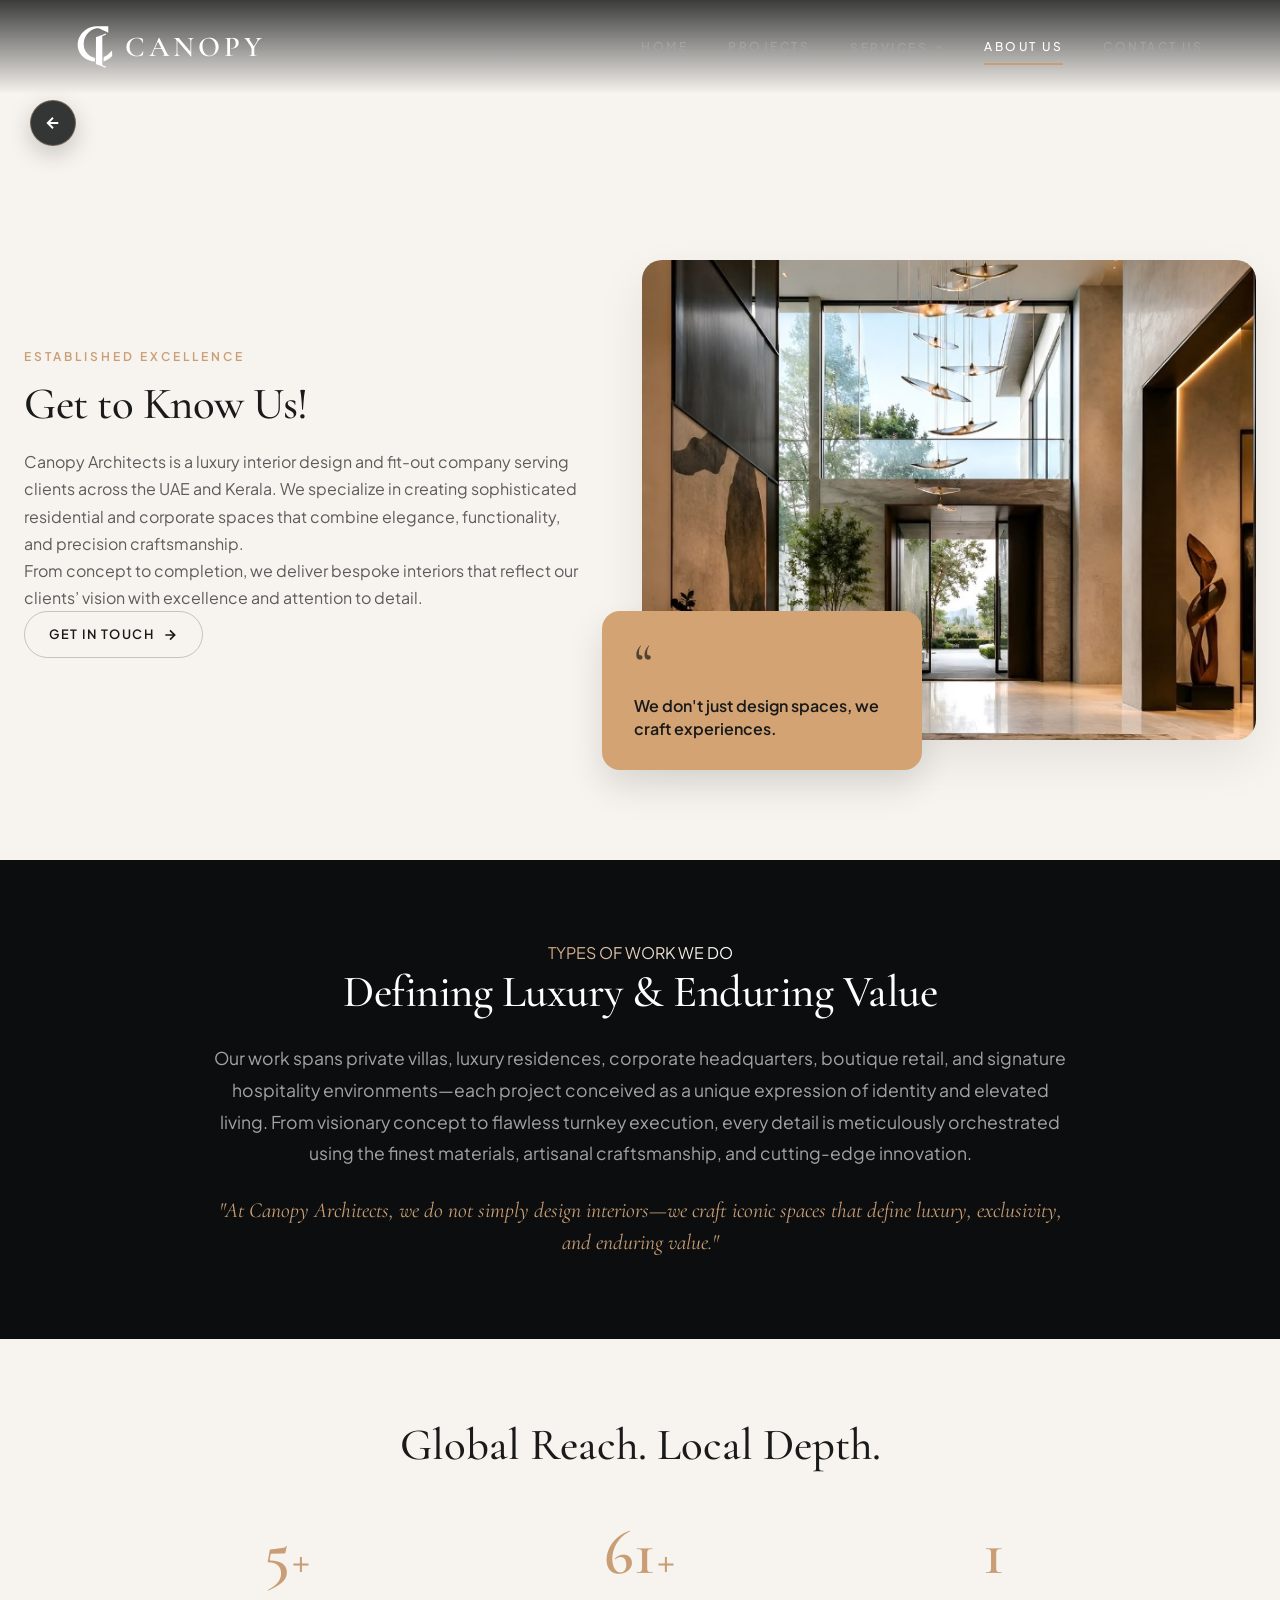
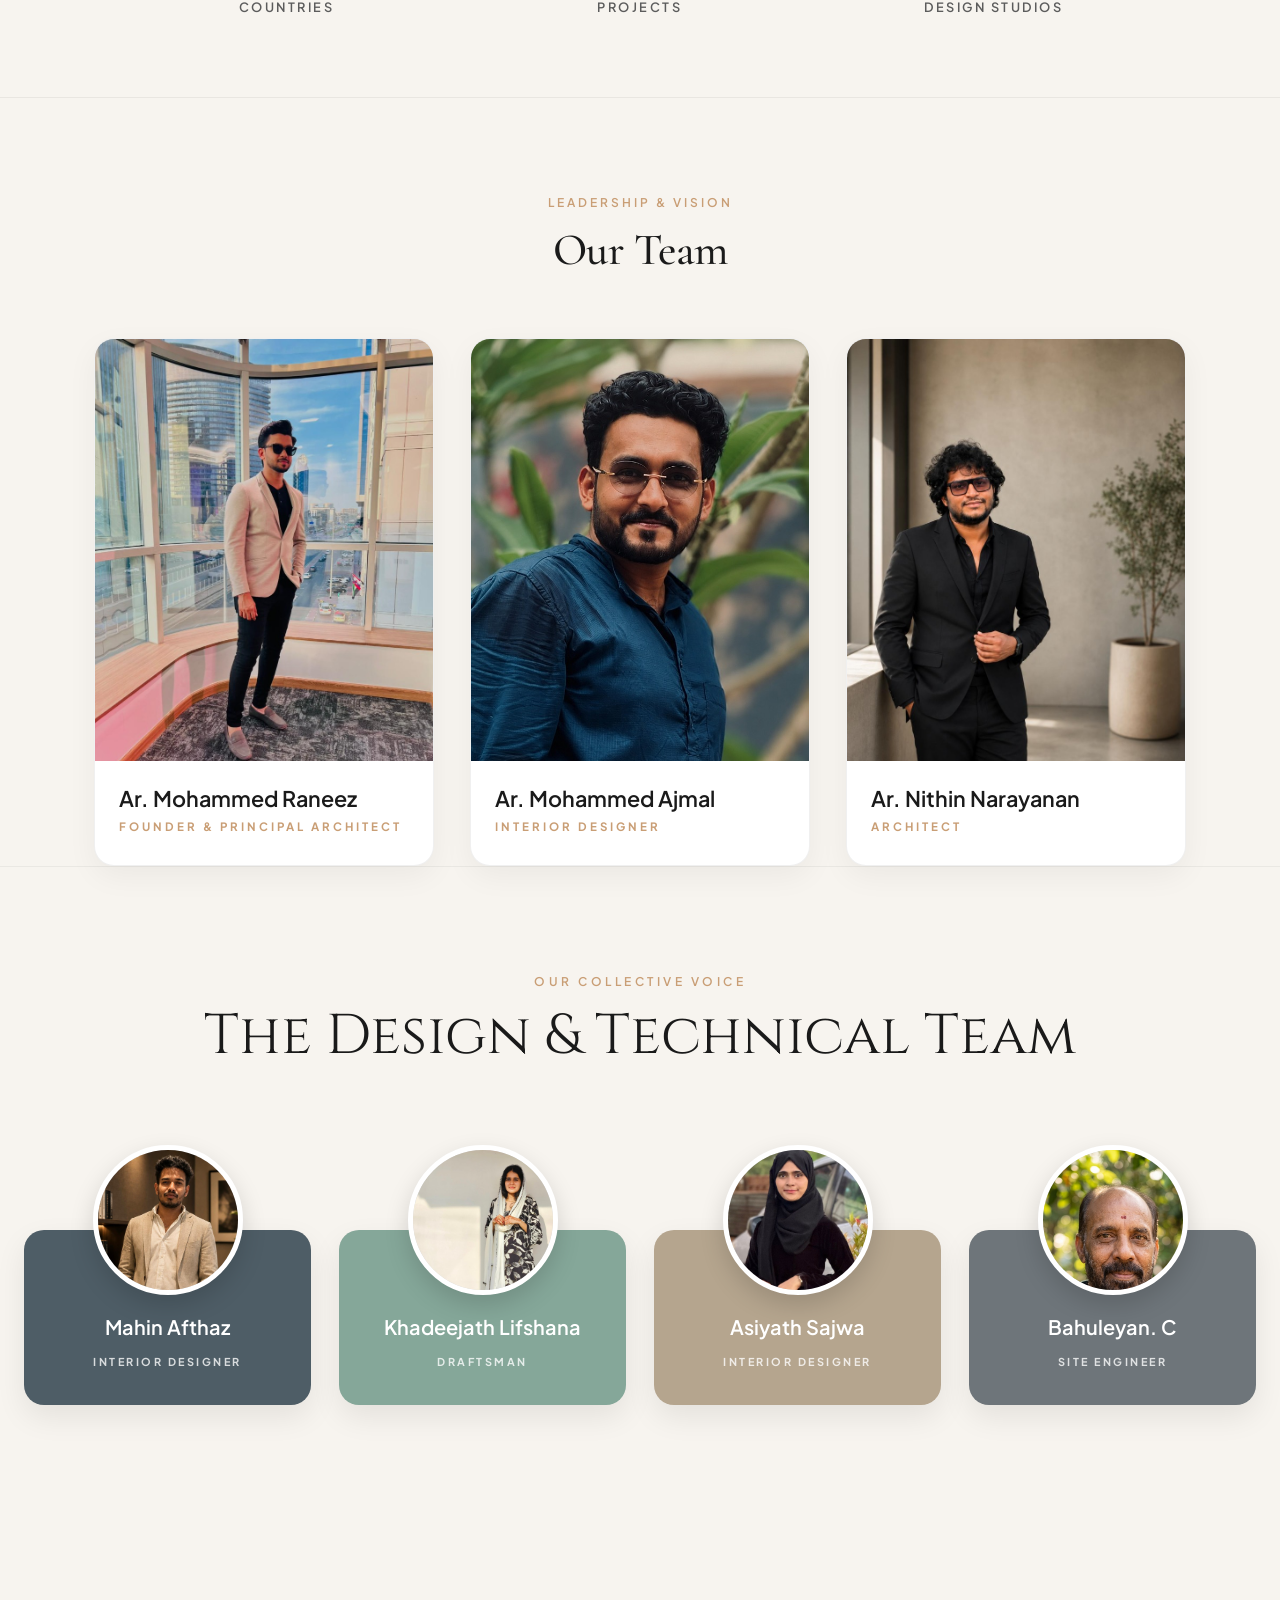
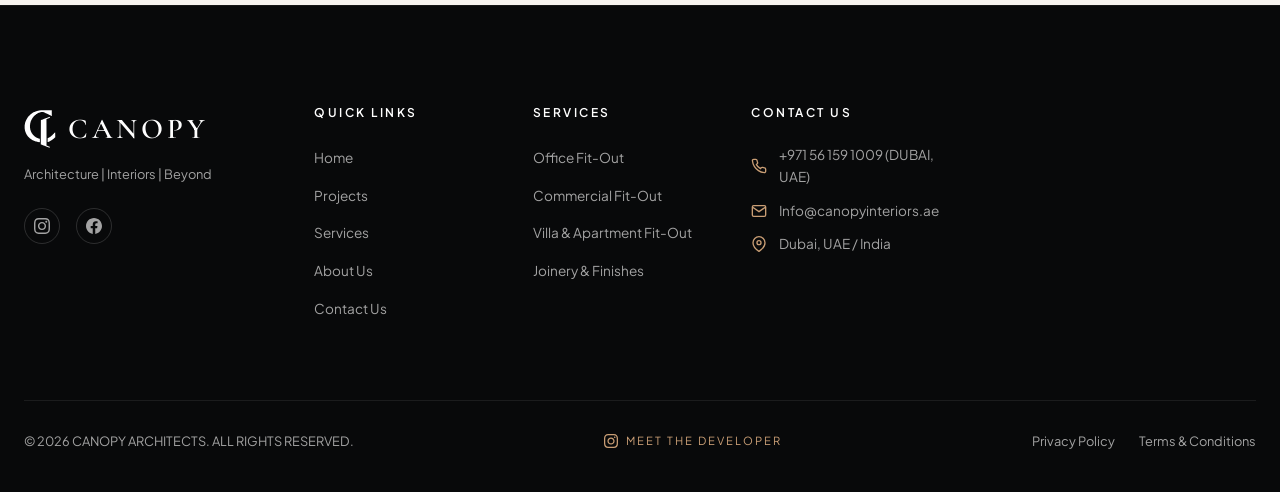
<file: about.html>
<!DOCTYPE html>
<html lang="en">
<head>
  <meta charset="UTF-8">
  <meta name="viewport" content="width=device-width, initial-scale=1.0">

  <!-- Primary SEO Meta Tags -->
  <title>About Canopy Interiors | Best Interior Design Company in Dubai & Kerala</title>
  <meta name="description" content="Learn about Canopy Interiors — a leading luxury interior design and fit-out studio based in Dubai, UAE and Kerala, India. Over 150 projects delivered across 12 countries with unmatched craftsmanship.">
  <meta name="keywords" content="best interior design company Dubai, luxury design studio UAE Kerala, top architecture firm Dubai, about Canopy Interiors, interior design team Dubai, fit-out company history UAE, premium interior designers Al Karama, bespoke design studio Dubai India, award-winning interiors UAE">
  <meta name="author" content="Canopy Interiors">
  <meta name="robots" content="index, follow, max-image-preview:large, max-snippet:-1, max-video-preview:-1">
  <meta name="google-site-verification" content="16DG1iK7sAU2YDJqStydUsuy95NNR73WATD-W6Xphis" />

  <!-- Geo-Targeting -->
  <meta name="geo.region" content="AE-DU">
  <meta name="geo.placename" content="Dubai, UAE">

  <!-- Canonical & Language -->
  <link rel="canonical" href="https://www.canopyinteriors.ae/about.html">
  <link rel="alternate" hreflang="en-ae" href="https://www.canopyinteriors.ae/about.html">
  <link rel="alternate" hreflang="x-default" href="https://www.canopyinteriors.ae/about.html">

  <!-- Open Graph / Facebook -->
  <meta property="og:type" content="website">
  <meta property="og:url" content="https://www.canopyinteriors.ae/about.html">
  <meta property="og:title" content="About Canopy Interiors | Best Interior Design Company in Dubai & Kerala">
  <meta property="og:description" content="Discover the story behind Canopy Interiors — 150+ luxury projects across 12 countries, specializing in bespoke villa and commercial interiors.">
  <meta property="og:image" content="https://www.canopyinteriors.ae/images/about.jpg">
  <meta property="og:locale" content="en_AE">
  <meta property="og:site_name" content="Canopy Interiors">

  <!-- Twitter Card -->
  <meta name="twitter:card" content="summary_large_image">
  <meta name="twitter:title" content="About Canopy Interiors | Top Interior Design Firm Dubai">
  <meta name="twitter:description" content="Leading luxury interior design studio in Dubai and Kerala. 150+ projects, 12 countries, unmatched craftsmanship.">
  <meta name="twitter:image" content="https://www.canopyinteriors.ae/images/about.jpg">

  <!-- Performance & Branding -->
  <meta name="theme-color" content="#1a1a1a">
  <link rel="dns-prefetch" href="//fonts.googleapis.com">
  <link rel="preconnect" href="https://fonts.googleapis.com" crossorigin>
  <link rel="preconnect" href="https://fonts.gstatic.com" crossorigin>

  <!-- Favicon -->
  <link rel="icon" type="image/svg+xml" href="images/favicon.svg">
  <link rel="alternate icon" type="image/png" href="images/favicon-32x32.png">
  <link rel="apple-touch-icon" href="images/apple-touch-icon.png">

  <!-- Stylesheet -->
  <link rel="stylesheet" href="style.css">

  <!-- JSON-LD Structured Data: AboutPage -->
  <script type="application/ld+json">
  {
    "@context": "https://schema.org",
    "@type": "AboutPage",
    "name": "About Canopy Interiors",
    "description": "Canopy Interiors is a luxury interior design and fit-out company serving clients across the UAE and Kerala, specializing in sophisticated residential and corporate spaces.",
    "url": "https://www.canopyinteriors.ae/about.html",
    "mainEntity": {
      "@type": "Organization",
      "name": "Canopy Interiors",
      "url": "https://www.canopyinteriors.ae",
      "foundingLocation": {
        "@type": "Place",
        "name": "Dubai, UAE"
      },
      "numberOfEmployees": {
        "@type": "QuantitativeValue",
        "minValue": 10,
        "maxValue": 50
      },
      "knowsAbout": [
        "Interior Design",
        "Villa Fit-Out",
        "Office Renovation",
        "Commercial Interiors",
        "Joinery",
        "Gypsum Ceilings",
        "Luxury Architecture"
      ]
    }
  }
  </script>

  <!-- JSON-LD: BreadcrumbList -->
  <script type="application/ld+json">
  {
    "@context": "https://schema.org",
    "@type": "BreadcrumbList",
    "itemListElement": [
      { "@type": "ListItem", "position": 1, "name": "Home", "item": "https://www.canopyinteriors.ae/" },
      { "@type": "ListItem", "position": 2, "name": "About Us", "item": "https://www.canopyinteriors.ae/about.html" }
    ]
  }
  </script>
</head>
<body>
  <!-- Scroll Progress Bar -->
  <div class="scroll-progress-bar" id="scrollProgress"></div>

  <!-- Header Navigation -->
  <header class="header scrolled" id="header">
    <div class="nav-container">
      <a href="index.html" class="logo">
        <img src="images/canopy_logo_mark.svg" alt="Canopy Logo" class="logo-icon">
        <span>CANOPY</span>
      </a>

      <nav class="desktop-nav">
        <a href="index.html">HOME</a>
        <a href="projects.html">PROJECTS</a>
        <div class="nav-dropdown-container">
          <button type="button" class="nav-dropdown-btn" id="servicesDropdownBtn" aria-expanded="false" aria-haspopup="true">
            <span>SERVICES</span>
            <svg class="dropdown-chevron" width="10" height="10" viewBox="0 0 24 24" fill="none" stroke="currentColor" stroke-width="2.5"><path d="M6 9l6 6 6-6"/></svg>
          </button>
          <div class="services-context-menu" id="servicesContextMenu" role="menu">
            <!-- Group 1: Commercial Fit-Out -->
            <div class="context-menu-group">
              <a href="services.html#office" class="context-menu-item" role="menuitem">
                <span class="item-icon">
                  <svg width="16" height="16" viewBox="0 0 24 24" fill="none" stroke="currentColor" stroke-width="2"><rect x="2" y="7" width="20" height="14" rx="2" ry="2"/><path d="M16 21V5a2 2 0 0 0-2-2h-4a2 2 0 0 0-2 2v16"/></svg>
                </span>
                <span class="item-text">Office Renovation & Fit-Out</span>
              </a>
              <a href="services.html#retail" class="context-menu-item" role="menuitem">
                <span class="item-icon">
                  <svg width="16" height="16" viewBox="0 0 24 24" fill="none" stroke="currentColor" stroke-width="2"><path d="M3 9l9-7 9 7v11a2 2 0 0 1-2 2H5a2 2 0 0 1-2-2z"/><polyline points="9 22 9 12 15 12 15 22"/></svg>
                </span>
                <span class="item-text">Shop / Salon / Café Fit-Out</span>
              </a>
            </div>

            <div class="context-menu-divider"></div>

            <!-- Group 2: Architectural & Finishes -->
            <div class="context-menu-group">
              <a href="services.html#gypsum" class="context-menu-item" role="menuitem">
                <span class="item-icon">
                  <svg width="16" height="16" viewBox="0 0 24 24" fill="none" stroke="currentColor" stroke-width="2"><rect x="3" y="3" width="18" height="18" rx="2"/><path d="M3 9h18M3 15h18M9 3v18M15 3v18"/></svg>
                </span>
                <span class="item-text">Gypsum Partitions & Ceilings</span>
              </a>
              <a href="services.html#joinery" class="context-menu-item" role="menuitem">
                <span class="item-icon">
                  <svg width="16" height="16" viewBox="0 0 24 24" fill="none" stroke="currentColor" stroke-width="2"><path d="M20 3H4a2 2 0 0 0-2 2v14a2 2 0 0 0 2 2h16a2 2 0 0 0 2-2V5a2 2 0 0 0-2-2z"/><line x1="12" y1="3" x2="12" y2="21"/><line x1="12" y1="12" x2="20" y2="12"/></svg>
                </span>
                <span class="item-text">Joinery, Wardrobes & Kitchens</span>
              </a>
              <a href="services.html#painting" class="context-menu-item" role="menuitem">
                <span class="item-icon">
                  <svg width="16" height="16" viewBox="0 0 24 24" fill="none" stroke="currentColor" stroke-width="2"><path d="M12 19l7-7 3 3-7 7-3-3z"/><path d="M18 13l-1.5-7.5L2 2l3.5 14.5L13 18l5-5z"/><circle cx="11" cy="11" r="2"/></svg>
                </span>
                <span class="item-text">Painting & Wall Finishes</span>
              </a>
              <a href="services.html#flooring" class="context-menu-item" role="menuitem">
                <span class="item-icon">
                  <svg width="16" height="16" viewBox="0 0 24 24" fill="none" stroke="currentColor" stroke-width="2"><rect x="3" y="3" width="18" height="18" rx="2"/><line x1="3" y1="12" x2="21" y2="12"/><line x1="12" y1="3" x2="12" y2="21"/></svg>
                </span>
                <span class="item-text">Flooring & Tiling</span>
              </a>
            </div>

            <div class="context-menu-divider"></div>

            <!-- Group 3: Residential Fit-Out -->
            <div class="context-menu-group">
              <a href="services.html#apartment" class="context-menu-item" role="menuitem">
                <span class="item-icon">
                  <svg width="16" height="16" viewBox="0 0 24 24" fill="none" stroke="currentColor" stroke-width="2"><rect x="4" y="2" width="16" height="20" rx="2"/><line x1="9" y1="6" x2="11" y2="6"/><line x1="13" y1="6" x2="15" y2="6"/></svg>
                </span>
                <span class="item-text">Apartment Renovation</span>
              </a>
              <a href="services.html#villa" class="context-menu-item" role="menuitem">
                <span class="item-icon">
                  <svg width="16" height="16" viewBox="0 0 24 24" fill="none" stroke="currentColor" stroke-width="2"><path d="M3 21h18M5 21V10l7-5 7 5v11M9 14h6v7H9z"/></svg>
                </span>
                <span class="item-text">Full Villa Fit-Out</span>
              </a>
            </div>

            <div class="context-menu-divider"></div>

            <!-- Action Link -->
            <div class="context-menu-group">
              <a href="services.html" class="context-menu-item item-action" role="menuitem">
                <span class="item-text">All Services Overview</span>
                <span class="item-arrow">
                  <svg width="12" height="12" viewBox="0 0 24 24" fill="none" stroke="currentColor" stroke-width="2.5"><path d="M9 18l6-6-6-6"/></svg>
                </span>
              </a>
            </div>
          </div>
        </div>
        <a href="about.html" class="active">ABOUT US</a>
        <a href="contact.html">CONTACT US</a>
      </nav>


      <div class="menu-toggle" id="menuToggle" aria-label="Open Navigation Menu">
        <span></span>
        <span></span>
        <span></span>
      </div>
    </div>
  </header>

  <!-- Mobile Overlay Menu -->
  <div class="mobile-menu-overlay" id="mobileMenu">
    <div class="mobile-menu-close" id="menuClose">&#x2715;</div>
    <ul class="mobile-nav-links">
      <li><a href="index.html">HOME</a></li>
      <li><a href="projects.html">PROJECTS</a></li>
      <li><a href="services.html">SERVICES</a></li>
      <li><a href="about.html" class="active">ABOUT US</a></li>
      <li><a href="contact.html">CONTACT US</a></li>
    </ul>

    <!-- Quick Contact Links inside Mobile Sidebar -->
    <div class="mobile-sidebar-contacts">
      <a href="https://wa.me/971561591009" target="_blank" class="sidebar-contact-btn sidebar-wa">
        <svg width="18" height="18" viewBox="0 0 24 24" fill="currentColor">
          <path d="M17.472 14.382c-.297-.149-1.758-.867-2.03-.967-.273-.099-.471-.148-.67.15-.197.297-.767.966-.94 1.164-.173.199-.347.223-.644.075-.297-.15-1.255-.463-2.39-1.475-.883-.788-1.48-1.761-1.653-2.059-.173-.297-.018-.458.13-.606.134-.133.298-.347.446-.52.149-.174.198-.298.298-.497.099-.198.05-.371-.025-.52-.075-.149-.669-1.612-.916-2.207-.242-.579-.487-.5-.669-.51-.173-.008-.371-.01-.57-.01-.198 0-.52.074-.792.372-.272.297-1.04 1.016-1.04 2.479 0 1.462 1.065 2.875 1.213 3.074.149.198 2.096 3.2 5.077 4.487.709.306 1.262.489 1.694.625.712.227 1.36.195 1.871.118.571-.085 1.758-.719 2.006-1.413.248-.694.248-1.289.173-1.413-.074-.124-.272-.198-.57-.347m-5.421 7.403h-.004a9.87 9.87 0 01-5.031-1.378l-.361-.214-3.741.982.998-3.648-.235-.374a9.86 9.86 0 01-1.51-5.26c.001-5.45 4.436-9.884 9.888-9.884 2.64 0 5.122 1.03 6.988 2.898a9.825 9.825 0 012.893 6.994c-.003 5.45-4.437 9.884-9.885 9.884m8.411-18.297A11.815 11.815 0 0012.05 0C5.495 0 .16 5.335.157 11.892c0 2.096.547 4.142 1.588 5.945L.057 24l6.305-1.654a11.882 11.882 0 005.683 1.448h.005c6.554 0 11.89-5.335 11.893-11.893a11.821 11.821 0 00-3.48-8.413Z"/>
        </svg>
        <span>WhatsApp</span>
      </a>
      <a href="tel:+971561591009" class="sidebar-contact-btn sidebar-phone">
        <svg width="18" height="18" viewBox="0 0 24 24" fill="none" stroke="currentColor" stroke-width="2">
          <path d="M22 16.92v3a2 2 0 0 1-2.18 2 19.79 19.79 0 0 1-8.63-3.07 19.5 19.5 0 0 1-6-6 19.79 19.79 0 0 1-3.07-8.67A2 2 0 0 1 4.11 2h3a2 2 0 0 1 2 1.72 12.84 12.84 0 0 0 .7 2.81 2 2 0 0 1-.45 2.11L8.09 9.91a16 16 0 0 0 6 6l1.27-1.27a2 2 0 0 1 2.11-.45 12.84 12.84 0 0 0 2.81.7A2 2 0 0 1 22 16.92z"/>
        </svg>
        <span>Call Us</span>
      </a>
      <a href="mailto:Info@canopyinteriors.ae" class="sidebar-contact-btn sidebar-email">
        <svg width="18" height="18" viewBox="0 0 24 24" fill="none" stroke="currentColor" stroke-width="2">
          <path d="M4 4h16c1.1 0 2 .9 2 2v12c0 1.1-.9 2-2 2H4c-1.1 0-2-.9-2-2V6c0-1.1.9-2 2-2z"/>
          <polyline points="22,6 12,13 2,6"/>
        </svg>
        <span>Email Us</span>
      </a>
    </div>
  </div>

  <main style="padding-top: 140px; background-color: var(--bg-light); color: var(--text-dark-primary); min-height: 80vh;">
    <!-- Floating Back Button (Arrow Only) -->
    <button class="page-back-btn" onclick="if(document.referrer && document.referrer.indexOf(window.location.host) !== -1){ history.back(); } else { window.location.href='index.html'; }" aria-label="Go Back">
      <svg width="18" height="18" viewBox="0 0 24 24" fill="none" stroke="currentColor" stroke-width="2.5">
        <path d="M19 12H5M12 19l-7-7 7-7" />
      </svg>
    </button>

    <!-- About Section -->
    <section class="about-canopy-section">
      <div class="container">
        <div class="about-canopy-grid">
          <div class="about-canopy-left">
            <span class="section-tag">ESTABLISHED EXCELLENCE</span>
            <h2 class="section-heading">Get to Know Us!</h2>
            <p class="section-desc">
              Canopy Architects is a luxury interior design and fit-out company serving clients across the UAE and Kerala. We specialize in creating sophisticated residential and corporate spaces that combine elegance, functionality, and precision craftsmanship.
            </p>
            <p class="section-desc">
              From concept to completion, we deliver bespoke interiors that reflect our clients’ vision with excellence and attention to detail.
            </p>
            <a href="contact.html" class="btn-outline-dark">
              <span>GET IN TOUCH</span>
              <svg width="16" height="16" viewBox="0 0 24 24" fill="none" stroke="currentColor" stroke-width="2.5"><path d="M5 12h14M12 5l7 7-7 7"/></svg>
            </a>
          </div>

          <div class="about-canopy-right">
            <div class="about-img-container">
              <img src="images/about.jpg" alt="Canopy Interior Design Studio">
              <div class="floating-quote-box">
                <div class="quote-icon">“</div>
                <p>We don't just design spaces, we craft experiences.</p>
              </div>
            </div>
          </div>
        </div>
      </div>
    </section>

    <!-- Types of Work We Do Section -->
    <section style="padding: 80px 0; background-color: var(--bg-dark); color: var(--text-light-primary);">
      <div class="container">
        <div style="max-width: 860px; margin: 0 auto; text-align: center;">
          <span class="section-tag-gold">TYPES OF WORK WE DO</span>
          <h2 class="section-heading" style="color: var(--text-light-primary); margin-bottom: 24px;">Defining Luxury & Enduring Value</h2>
          <p style="font-size: 1.1rem; line-height: 1.8; color: var(--text-light-secondary); margin-bottom: 24px;">
            Our work spans private villas, luxury residences, corporate headquarters, boutique retail, and signature hospitality environments—each project conceived as a unique expression of identity and elevated living. From visionary concept to flawless turnkey execution, every detail is meticulously orchestrated using the finest materials, artisanal craftsmanship, and cutting-edge innovation.
          </p>
          <p style="font-family: var(--font-serif); font-size: 1.35rem; color: var(--accent-gold); font-style: italic; line-height: 1.5;">
            "At Canopy Architects, we do not simply design interiors—we craft iconic spaces that define luxury, exclusivity, and enduring value."
          </p>
        </div>
      </div>
    </section>

    <!-- Global Stats Section -->
    <section class="stats-section">
      <div class="container">
        <h3 class="stats-title">Global Reach. Local Depth.</h3>
        <div class="stats-grid">
          <div class="stat-item">
            <p class="stat-num"><span class="stat-counter" data-target="12">0</span><span class="plus-fix">+</span></p>
            <p class="stat-label">Countries</p>
          </div>
          <div class="stat-item">
            <p class="stat-num"><span class="stat-counter" data-target="150">0</span><span class="plus-fix">+</span></p>
            <p class="stat-label">Projects</p>
          </div>
          <div class="stat-item">
            <p class="stat-num"><span class="stat-counter" data-target="2">0</span></p>
            <p class="stat-label">Design Studios</p>
          </div>
        </div>
      </div>
    </section>

    <!-- Our Team Section -->
    <section class="team-section" id="team">
      <div class="container">
        <div class="team-header">
          <span class="section-tag">LEADERSHIP & VISION</span>
          <h2 class="section-heading">Our Team</h2>
        </div>

        <div class="team-grid">
          <!-- Member 1: Ar. Mohammed Raneez -->
          <div class="team-card">
            <div class="team-img-wrapper">
              <img src="images/mohammed_raneez.jpg" alt="Ar. Mohammed Raneez - Founder & Principal Architect">
            </div>
            <div class="team-card-body">
              <h3 class="team-member-name">Ar. Mohammed Raneez</h3>
              <span class="team-member-role">FOUNDER & PRINCIPAL ARCHITECT</span>
            </div>
          </div>

          <!-- Member 2: Ar. Mohammed Ajmal -->
          <div class="team-card">
            <div class="team-img-wrapper">
              <img src="images/mohammed_ajmal.jpg" alt="Ar. Mohammed Ajmal - Interior Designer">
            </div>
            <div class="team-card-body">
              <h3 class="team-member-name">Ar. Mohammed Ajmal</h3>
              <span class="team-member-role">INTERIOR DESIGNER</span>
            </div>
          </div>

          <!-- Member 3: Ar. Nithin Narayanan -->
          <div class="team-card">
            <div class="team-img-wrapper">
              <img src="images/nithin_narayanan.jpg" alt="Ar. Nithin Narayanan - Architect">
            </div>
            <div class="team-card-body">
              <h3 class="team-member-name">Ar. Nithin Narayanan</h3>
              <span class="team-member-role">ARCHITECT</span>
            </div>
          </div>
        </div>
      </div>
    <!-- Design & Technical Team Section -->
    <section class="tech-team-section" id="technical-team">
      <div class="container">
        <div class="tech-team-header">
          <span class="section-tag">OUR COLLECTIVE VOICE</span>
          <h2>The Design & Technical Team</h2>
        </div>

        <div class="tech-team-grid">
          <!-- Member 1: Mahin Afthaz -->
          <div class="tech-team-card">
            <div class="tech-avatar-wrapper">
              <img src="images/mahin_afthaz.jpg" alt="Mahin Afthaz - Interior Designer">
            </div>
            <div class="tech-card-box card-blue">
              <h3 class="tech-member-name">Mahin Afthaz</h3>
              <span class="tech-member-role">INTERIOR DESIGNER</span>
            </div>
          </div>

          <!-- Member 2: Khadeejath Lifshana -->
          <div class="tech-team-card">
            <div class="tech-avatar-wrapper">
              <img src="images/khadeejath_lifshana.jpg" alt="Khadeejath Lifshana - Draftsman">
            </div>
            <div class="tech-card-box card-green">
              <h3 class="tech-member-name">Khadeejath Lifshana</h3>
              <span class="tech-member-role">DRAFTSMAN</span>
            </div>
          </div>

          <!-- Member 3: Asiyath Sajwa -->
          <div class="tech-team-card">
            <div class="tech-avatar-wrapper">
              <img src="images/asiyath_sajwa.jpg" alt="Asiyath Sajwa - Interior Designer">
            </div>
            <div class="tech-card-box card-beige">
              <h3 class="tech-member-name">Asiyath Sajwa</h3>
              <span class="tech-member-role">INTERIOR DESIGNER</span>
            </div>
          </div>

          <!-- Member 4: Bahuleyan. C -->
          <div class="tech-team-card">
            <div class="tech-avatar-wrapper">
              <img src="images/bahuleyan_c.jpg" alt="Bahuleyan. C - Site Engineer">
            </div>
            <div class="tech-card-box card-grey">
              <h3 class="tech-member-name">Bahuleyan. C</h3>
              <span class="tech-member-role">SITE ENGINEER</span>
            </div>
          </div>
        </div>
      </div>
    </section>
  </main>

  <!-- Footer -->
  <footer class="site-footer">
    <div class="container">
      <div class="footer-top-grid">
        <div class="footer-col footer-col-brand">
          <a href="index.html" class="footer-logo">
            <img src="images/canopy_logo_mark.svg" alt="Canopy Logo" class="footer-logo-icon">
            <span>CANOPY</span>
          </a>
          <p class="footer-tagline">Architecture | Interiors | Beyond</p>
          <div class="footer-socials">
            <a href="https://www.instagram.com/canopy_company?igsh=MW9weWg5a3Y2YWJnZA==" target="_blank" aria-label="Instagram"><svg width="16" height="16" viewBox="0 0 24 24" fill="currentColor"><path d="M12 2.163c3.204 0 3.584.012 4.85.07 3.252.148 4.771 1.691 4.919 4.919.058 1.265.069 1.645.069 4.849 0 3.205-.012 3.584-.069 4.849-.149 3.225-1.664 4.771-4.919 4.919-1.266.058-1.644.07-4.85.07-3.204 0-3.584-.012-4.849-.07-3.26-.149-4.771-1.699-4.919-4.92-.058-1.265-.07-1.644-.07-4.849 0-3.204.013-3.583.07-4.849.149-3.227 1.664-4.771 4.919-4.919 1.266-.057 1.645-.069 4.849-.069zm0-2.163c-3.259 0-3.667.014-4.947.072-4.358.2-6.78 2.618-6.98 6.98-.059 1.281-.073 1.689-.073 4.948 0 3.259.014 3.668.072 4.948.2 4.358 2.618 6.78 6.98 6.98 1.281.058 1.689.072 4.948.072 3.259 0 3.668-.014 4.948-.072 4.354-.2 6.782-2.618 6.979-6.98.059-1.28.073-1.689.073-4.948 0-3.259-.014-3.667-.072-4.947-.196-4.354-2.617-6.78-6.979-6.98-1.281-.059-1.69-.073-4.949-.073zm0 5.838c-3.403 0-6.162 2.759-6.162 6.162s2.759 6.163 6.162 6.163 6.162-2.759 6.162-6.163c0-3.403-2.759-6.162-6.162-6.162zm0 10.162c-2.209 0-4-1.79-4-4 0-2.209 1.791-4 4-4s4 1.791 4 4c0 2.21-1.791 4-4 4zm6.406-11.845c-.796 0-1.441.645-1.441 1.44s.645 1.44 1.441 1.44c.795 0 1.439-.645 1.439-1.44s-.644-1.44-1.439-1.44z"/></svg></a>
            <a href="#" aria-label="Facebook"><svg width="16" height="16" viewBox="0 0 24 24" fill="currentColor"><path d="M24 12.073c0-6.627-5.373-12-12-12s-12 5.373-12 12c0 5.99 4.388 10.954 10.125 11.854v-8.385H7.078v-3.47h3.047V9.43c0-3.007 1.792-4.669 4.533-4.669 1.312 0 2.686.235 2.686.235v2.953H15.83c-1.491 0-1.956.925-1.956 1.874v2.25h3.328l-.532 3.47h-2.796v8.385C19.612 23.027 24 18.062 24 12.073z"/></svg></a>
          </div>
        </div>

        <div class="footer-col">
          <h4>QUICK LINKS</h4>
          <ul>
            <li><a href="index.html">Home</a></li>
            <li><a href="index.html#projects">Projects</a></li>
            <li><a href="services.html">Services</a></li>
            <li><a href="about.html">About Us</a></li>
            <li><a href="contact.html">Contact Us</a></li>
          </ul>
        </div>

        <div class="footer-col">
          <h4>SERVICES</h4>
          <ul>
            <li><a href="services.html">Office Fit-Out</a></li>
            <li><a href="services.html">Commercial Fit-Out</a></li>
            <li><a href="services.html">Villa & Apartment Fit-Out</a></li>
            <li><a href="services.html">Joinery & Finishes</a></li>
          </ul>
        </div>

        <div class="footer-col">
          <h4>CONTACT US</h4>
          <ul class="footer-contact-list">
            <li>
              <svg width="16" height="16" viewBox="0 0 24 24" fill="none" stroke="currentColor" stroke-width="2"><path d="M22 16.92v3a2 2 0 0 1-2.18 2 19.79 19.79 0 0 1-8.63-3.07 19.5 19.5 0 0 1-6-6 19.79 19.79 0 0 1-3.07-8.67A2 2 0 0 1 4.11 2h3a2 2 0 0 1 2 1.72 12.84 12.84 0 0 0 .7 2.81 2 2 0 0 1-.45 2.11L8.09 9.91a16 16 0 0 0 6 6l1.27-1.27a2 2 0 0 1 2.11-.45 12.84 12.84 0 0 0 2.81.7A2 2 0 0 1 22 16.92z"/></svg>
              <div>
                <a href="tel:+971561591009">+971 56 159 1009 (DUBAI, UAE)</a>
              </div>
            </li>
            <li>
              <svg width="16" height="16" viewBox="0 0 24 24" fill="none" stroke="currentColor" stroke-width="2"><path d="M4 4h16c1.1 0 2 .9 2 2v12c0 1.1-.9 2-2 2H4c-1.1 0-2-.9-2-2V6c0-1.1.9-2 2-2z"/><polyline points="22,6 12,13 2,6"/></svg>
              <a href="mailto:Info@canopyinteriors.ae">Info@canopyinteriors.ae</a>
            </li>
            <li>
              <svg width="16" height="16" viewBox="0 0 24 24" fill="none" stroke="currentColor" stroke-width="2"><path d="M21 10c0 7-9 13-9 13s-9-6-9-13a9 9 0 0 1 18 0z"/><circle cx="12" cy="10" r="3"/></svg>
              <span>Dubai, UAE / India</span>
            </li>
          </ul>
        </div>
      </div>

      <div class="footer-bottom-bar">
        <p>&copy; 2026 CANOPY ARCHITECTS. ALL RIGHTS RESERVED.</p>
        <a href="https://www.instagram.com/intellex.web" target="_blank" class="developer-link">
          <svg viewBox="0 0 24 24" width="14" height="14" fill="currentColor"><path d="M12 2.163c3.204 0 3.584.012 4.85.07 3.252.148 4.771 1.691 4.919 4.919.058 1.265.069 1.645.069 4.849 0 3.205-.012 3.584-.069 4.849-.149 3.225-1.664 4.771-4.919 4.919-1.266.058-1.644.07-4.85.07-3.204 0-3.584-.012-4.849-.07-3.26-.149-4.771-1.699-4.919-4.92-.058-1.265-.07-1.644-.07-4.849 0-3.204.013-3.583.07-4.849.149-3.227 1.664-4.771 4.919-4.919 1.266-.057 1.645-.069 4.849-.069zm0-2.163c-3.259 0-3.667.014-4.947.072-4.358.2-6.78 2.618-6.98 6.98-.059 1.281-.073 1.689-.073 4.948 0 3.259.014 3.668.072 4.948.2 4.358 2.618 6.78 6.98 6.98 1.281.058 1.689.072 4.948.072 3.259 0 3.668-.014 4.948-.072 4.354-.2 6.782-2.618 6.979-6.98.059-1.28.073-1.689.073-4.948 0-3.259-.014-3.667-.072-4.947-.196-4.354-2.617-6.78-6.979-6.98-1.281-.059-1.69-.073-4.949-.073zm0 5.838c-3.403 0-6.162 2.759-6.162 6.162s2.759 6.163 6.162 6.163 6.162-2.759 6.162-6.163-2.759-6.162-6.162-6.162zm0 10.162c-2.209 0-4-1.79-4-4 0-2.209 1.791-4 4-4s4 1.791 4 4c0 2.21-1.791 4-4 4zm6.406-11.845c-.796 0-1.441.645-1.441 1.44s.645 1.44 1.441 1.44c.795 0 1.439-.645 1.439-1.44s-.644-1.44-1.439-1.44z"/></svg>
          MEET THE DEVELOPER
        </a>
        <div class="footer-legal">
          <a href="#">Privacy Policy</a>
          <a href="#">Terms & Conditions</a>
        </div>
      </div>
    </div>
  </footer>

  <script src="script.js" defer></script>
</body>
</html>
</file>
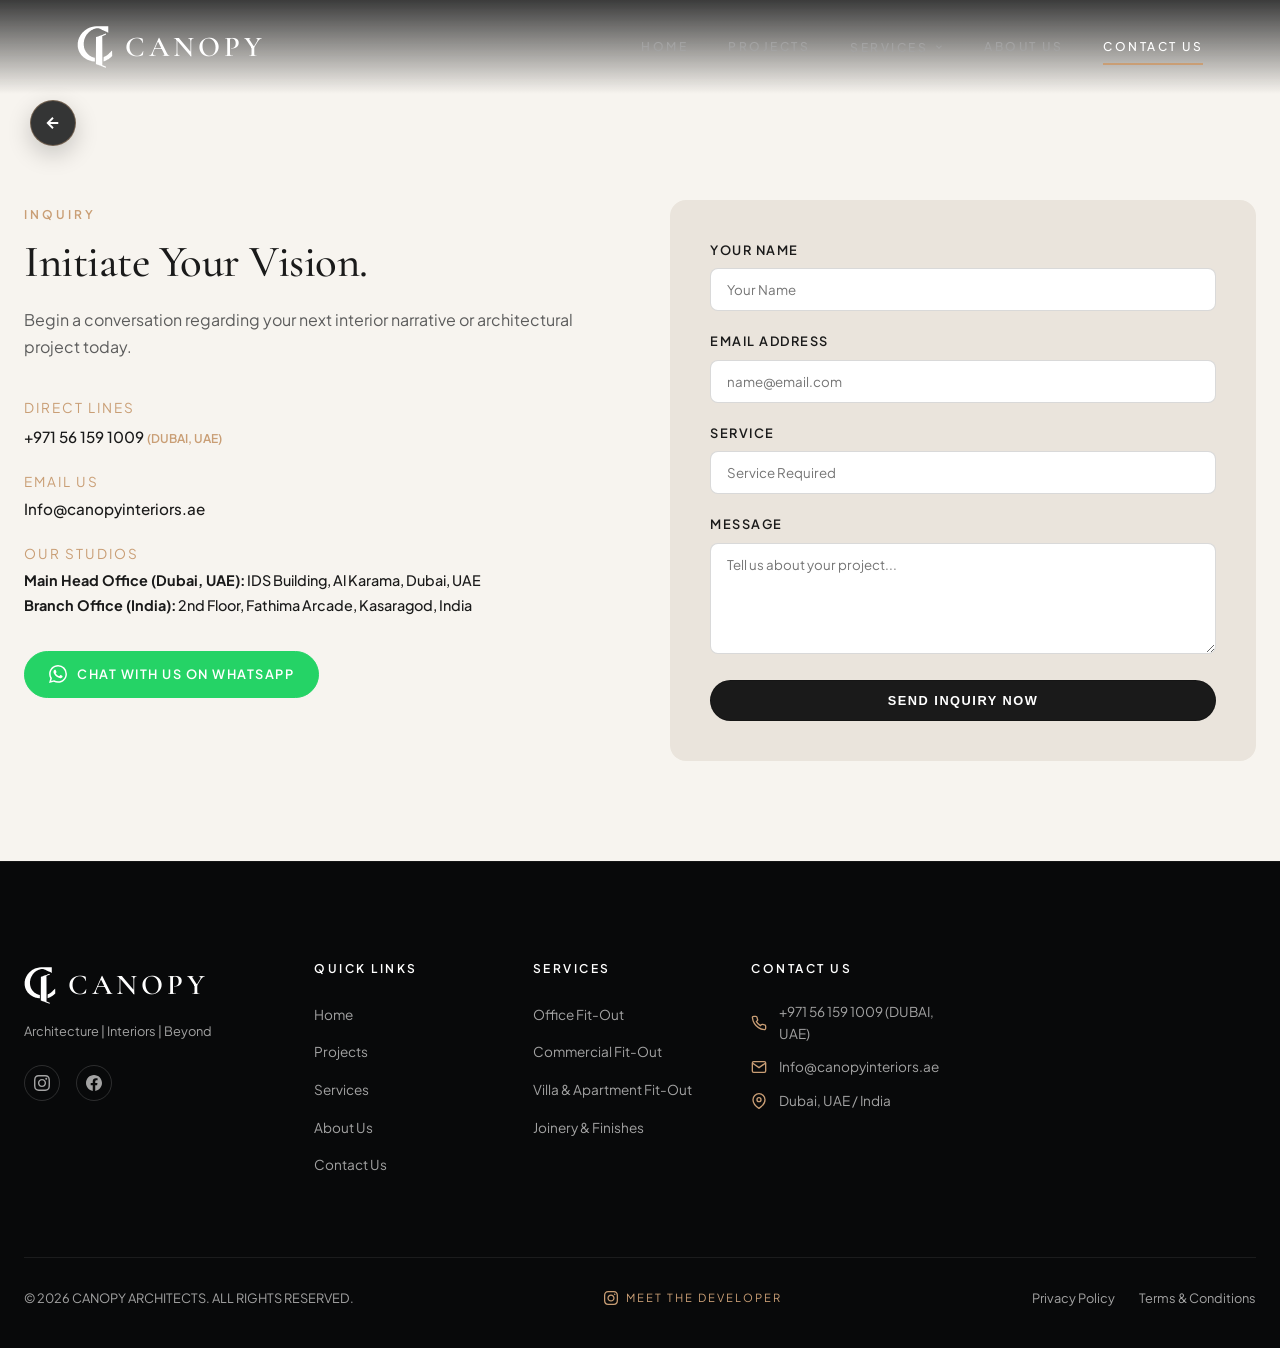
<file: contact.html>
<!DOCTYPE html>
<html lang="en">
<head>
  <meta charset="UTF-8">
  <meta name="viewport" content="width=device-width, initial-scale=1.0">

  <!-- Primary SEO Meta Tags -->
  <title>Contact Canopy Interiors | Get a Free Interior Design Quote in Dubai</title>
  <meta name="description" content="Contact Canopy Interiors for a free consultation and quote on luxury interior design and fit-out services in Dubai, UAE. Call +971 56 159 1009 or visit our Al Karama office.">
  <meta name="keywords" content="contact interior designer Dubai, free interior design quote UAE, interior design consultation Dubai, fit-out company phone number Dubai, Canopy Interiors contact, Al Karama interior designer, get quote villa fit-out Dubai, office fit-out inquiry UAE, WhatsApp interior designer Dubai">
  <meta name="author" content="Canopy Interiors">
  <meta name="robots" content="index, follow, max-image-preview:large, max-snippet:-1, max-video-preview:-1">
  <meta name="google-site-verification" content="16DG1iK7sAU2YDJqStydUsuy95NNR73WATD-W6Xphis" />

  <!-- Geo-Targeting -->
  <meta name="geo.region" content="AE-DU">
  <meta name="geo.placename" content="Dubai, UAE">

  <!-- Canonical & Language -->
  <link rel="canonical" href="https://www.canopyinteriors.ae/contact.html">
  <link rel="alternate" hreflang="en-ae" href="https://www.canopyinteriors.ae/contact.html">
  <link rel="alternate" hreflang="x-default" href="https://www.canopyinteriors.ae/contact.html">

  <!-- Open Graph / Facebook -->
  <meta property="og:type" content="website">
  <meta property="og:url" content="https://www.canopyinteriors.ae/contact.html">
  <meta property="og:title" content="Contact Canopy Interiors | Free Interior Design Quote Dubai">
  <meta property="og:description" content="Get in touch with Canopy Interiors for luxury villa, office, and commercial fit-out services in Dubai, UAE. Free consultation available.">
  <meta property="og:image" content="https://www.canopyinteriors.ae/images/hero.jpg">
  <meta property="og:locale" content="en_AE">
  <meta property="og:site_name" content="Canopy Interiors">

  <!-- Twitter Card -->
  <meta name="twitter:card" content="summary_large_image">
  <meta name="twitter:title" content="Contact Canopy Interiors | Dubai Interior Design">
  <meta name="twitter:description" content="Reach out for a free consultation on luxury interior design and fit-out in Dubai, UAE. Call, WhatsApp, or visit us.">
  <meta name="twitter:image" content="https://www.canopyinteriors.ae/images/hero.jpg">

  <!-- Performance & Branding -->
  <meta name="theme-color" content="#1a1a1a">
  <link rel="dns-prefetch" href="//fonts.googleapis.com">
  <link rel="preconnect" href="https://fonts.googleapis.com" crossorigin>
  <link rel="preconnect" href="https://fonts.gstatic.com" crossorigin>

  <!-- Favicon -->
  <link rel="icon" type="image/svg+xml" href="images/favicon.svg">
  <link rel="alternate icon" type="image/png" href="images/favicon-32x32.png">
  <link rel="apple-touch-icon" href="images/apple-touch-icon.png">

  <!-- Stylesheet -->
  <link rel="stylesheet" href="style.css">

  <!-- JSON-LD Structured Data: ContactPage -->
  <script type="application/ld+json">
  {
    "@context": "https://schema.org",
    "@type": "ContactPage",
    "name": "Contact Canopy Interiors",
    "description": "Get in touch with Canopy Interiors for luxury interior design and fit-out services in Dubai, UAE.",
    "url": "https://www.canopyinteriors.ae/contact.html",
    "mainEntity": {
      "@type": "InteriorDesigner",
      "name": "Canopy Interiors",
      "telephone": "+971561591009",
      "email": "Info@canopyinteriors.ae",
      "url": "https://www.canopyinteriors.ae",
      "address": [
        {
          "@type": "PostalAddress",
          "name": "Main Head Office (Dubai, UAE)",
          "streetAddress": "IDS Building, Al Karama",
          "addressLocality": "Dubai",
          "addressCountry": "AE"
        },
        {
          "@type": "PostalAddress",
          "name": "Branch Office (India)",
          "streetAddress": "2nd Floor, Fathima Arcade",
          "addressLocality": "Kasaragod",
          "addressCountry": "IN"
        }
      ]
    }
  }
  </script>

  <!-- JSON-LD: BreadcrumbList -->
  <script type="application/ld+json">
  {
    "@context": "https://schema.org",
    "@type": "BreadcrumbList",
    "itemListElement": [
      { "@type": "ListItem", "position": 1, "name": "Home", "item": "https://www.canopyinteriors.ae/" },
      { "@type": "ListItem", "position": 2, "name": "Contact Us", "item": "https://www.canopyinteriors.ae/contact.html" }
    ]
  }
  </script>
</head>
<body>
  <!-- Scroll Progress Bar -->
  <div class="scroll-progress-bar" id="scrollProgress"></div>

  <!-- Header Navigation -->
  <header class="header scrolled" id="header">
    <div class="nav-container">
      <a href="index.html" class="logo">
        <img src="images/canopy_logo_mark.svg" alt="Canopy Logo" class="logo-icon">
        <span>CANOPY</span>
      </a>

      <nav class="desktop-nav">
        <a href="index.html">HOME</a>
        <a href="projects.html">PROJECTS</a>
        <div class="nav-dropdown-container">
          <button type="button" class="nav-dropdown-btn" id="servicesDropdownBtn" aria-expanded="false" aria-haspopup="true">
            <span>SERVICES</span>
            <svg class="dropdown-chevron" width="10" height="10" viewBox="0 0 24 24" fill="none" stroke="currentColor" stroke-width="2.5"><path d="M6 9l6 6 6-6"/></svg>
          </button>
          <div class="services-context-menu" id="servicesContextMenu" role="menu">
            <!-- Group 1: Commercial Fit-Out -->
            <div class="context-menu-group">
              <a href="services.html#office" class="context-menu-item" role="menuitem">
                <span class="item-icon">
                  <svg width="16" height="16" viewBox="0 0 24 24" fill="none" stroke="currentColor" stroke-width="2"><rect x="2" y="7" width="20" height="14" rx="2" ry="2"/><path d="M16 21V5a2 2 0 0 0-2-2h-4a2 2 0 0 0-2 2v16"/></svg>
                </span>
                <span class="item-text">Office Renovation & Fit-Out</span>
              </a>
              <a href="services.html#retail" class="context-menu-item" role="menuitem">
                <span class="item-icon">
                  <svg width="16" height="16" viewBox="0 0 24 24" fill="none" stroke="currentColor" stroke-width="2"><path d="M3 9l9-7 9 7v11a2 2 0 0 1-2 2H5a2 2 0 0 1-2-2z"/><polyline points="9 22 9 12 15 12 15 22"/></svg>
                </span>
                <span class="item-text">Shop / Salon / Café Fit-Out</span>
              </a>
            </div>

            <div class="context-menu-divider"></div>

            <!-- Group 2: Architectural & Finishes -->
            <div class="context-menu-group">
              <a href="services.html#gypsum" class="context-menu-item" role="menuitem">
                <span class="item-icon">
                  <svg width="16" height="16" viewBox="0 0 24 24" fill="none" stroke="currentColor" stroke-width="2"><rect x="3" y="3" width="18" height="18" rx="2"/><path d="M3 9h18M3 15h18M9 3v18M15 3v18"/></svg>
                </span>
                <span class="item-text">Gypsum Partitions & Ceilings</span>
              </a>
              <a href="services.html#joinery" class="context-menu-item" role="menuitem">
                <span class="item-icon">
                  <svg width="16" height="16" viewBox="0 0 24 24" fill="none" stroke="currentColor" stroke-width="2"><path d="M20 3H4a2 2 0 0 0-2 2v14a2 2 0 0 0 2 2h16a2 2 0 0 0 2-2V5a2 2 0 0 0-2-2z"/><line x1="12" y1="3" x2="12" y2="21"/><line x1="12" y1="12" x2="20" y2="12"/></svg>
                </span>
                <span class="item-text">Joinery, Wardrobes & Kitchens</span>
              </a>
              <a href="services.html#painting" class="context-menu-item" role="menuitem">
                <span class="item-icon">
                  <svg width="16" height="16" viewBox="0 0 24 24" fill="none" stroke="currentColor" stroke-width="2"><path d="M12 19l7-7 3 3-7 7-3-3z"/><path d="M18 13l-1.5-7.5L2 2l3.5 14.5L13 18l5-5z"/><circle cx="11" cy="11" r="2"/></svg>
                </span>
                <span class="item-text">Painting & Wall Finishes</span>
              </a>
              <a href="services.html#flooring" class="context-menu-item" role="menuitem">
                <span class="item-icon">
                  <svg width="16" height="16" viewBox="0 0 24 24" fill="none" stroke="currentColor" stroke-width="2"><rect x="3" y="3" width="18" height="18" rx="2"/><line x1="3" y1="12" x2="21" y2="12"/><line x1="12" y1="3" x2="12" y2="21"/></svg>
                </span>
                <span class="item-text">Flooring & Tiling</span>
              </a>
            </div>

            <div class="context-menu-divider"></div>

            <!-- Group 3: Residential Fit-Out -->
            <div class="context-menu-group">
              <a href="services.html#apartment" class="context-menu-item" role="menuitem">
                <span class="item-icon">
                  <svg width="16" height="16" viewBox="0 0 24 24" fill="none" stroke="currentColor" stroke-width="2"><rect x="4" y="2" width="16" height="20" rx="2"/><line x1="9" y1="6" x2="11" y2="6"/><line x1="13" y1="6" x2="15" y2="6"/></svg>
                </span>
                <span class="item-text">Apartment Renovation</span>
              </a>
              <a href="services.html#villa" class="context-menu-item" role="menuitem">
                <span class="item-icon">
                  <svg width="16" height="16" viewBox="0 0 24 24" fill="none" stroke="currentColor" stroke-width="2"><path d="M3 21h18M5 21V10l7-5 7 5v11M9 14h6v7H9z"/></svg>
                </span>
                <span class="item-text">Full Villa Fit-Out</span>
              </a>
            </div>

            <div class="context-menu-divider"></div>

            <!-- Action Link -->
            <div class="context-menu-group">
              <a href="services.html" class="context-menu-item item-action" role="menuitem">
                <span class="item-text">All Services Overview</span>
                <span class="item-arrow">
                  <svg width="12" height="12" viewBox="0 0 24 24" fill="none" stroke="currentColor" stroke-width="2.5"><path d="M9 18l6-6-6-6"/></svg>
                </span>
              </a>
            </div>
          </div>
        </div>
        <a href="about.html">ABOUT US</a>
        <a href="contact.html" class="active">CONTACT US</a>
      </nav>


      <div class="menu-toggle" id="menuToggle" aria-label="Open Navigation Menu">
        <span></span>
        <span></span>
        <span></span>
      </div>
    </div>
  </header>

  <!-- Mobile Overlay Menu -->
  <div class="mobile-menu-overlay" id="mobileMenu">
    <div class="mobile-menu-close" id="menuClose">&#x2715;</div>
    <ul class="mobile-nav-links">
      <li><a href="index.html">HOME</a></li>
      <li><a href="projects.html">PROJECTS</a></li>
      <li><a href="services.html">SERVICES</a></li>
      <li><a href="about.html">ABOUT US</a></li>
      <li><a href="contact.html" class="active">CONTACT US</a></li>
    </ul>

    <!-- Quick Contact Links inside Mobile Sidebar -->
    <div class="mobile-sidebar-contacts">
      <a href="https://wa.me/971561591009" target="_blank" class="sidebar-contact-btn sidebar-wa">
        <svg width="18" height="18" viewBox="0 0 24 24" fill="currentColor">
          <path d="M17.472 14.382c-.297-.149-1.758-.867-2.03-.967-.273-.099-.471-.148-.67.15-.197.297-.767.966-.94 1.164-.173.199-.347.223-.644.075-.297-.15-1.255-.463-2.39-1.475-.883-.788-1.48-1.761-1.653-2.059-.173-.297-.018-.458.13-.606.134-.133.298-.347.446-.52.149-.174.198-.298.298-.497.099-.198.05-.371-.025-.52-.075-.149-.669-1.612-.916-2.207-.242-.579-.487-.5-.669-.51-.173-.008-.371-.01-.57-.01-.198 0-.52.074-.792.372-.272.297-1.04 1.016-1.04 2.479 0 1.462 1.065 2.875 1.213 3.074.149.198 2.096 3.2 5.077 4.487.709.306 1.262.489 1.694.625.712.227 1.36.195 1.871.118.571-.085 1.758-.719 2.006-1.413.248-.694.248-1.289.173-1.413-.074-.124-.272-.198-.57-.347m-5.421 7.403h-.004a9.87 9.87 0 01-5.031-1.378l-.361-.214-3.741.982.998-3.648-.235-.374a9.86 9.86 0 01-1.51-5.26c.001-5.45 4.436-9.884 9.888-9.884 2.64 0 5.122 1.03 6.988 2.898a9.825 9.825 0 012.893 6.994c-.003 5.45-4.437 9.884-9.885 9.884m8.411-18.297A11.815 11.815 0 0012.05 0C5.495 0 .16 5.335.157 11.892c0 2.096.547 4.142 1.588 5.945L.057 24l6.305-1.654a11.882 11.882 0 005.683 1.448h.005c6.554 0 11.89-5.335 11.893-11.893a11.821 11.821 0 00-3.48-8.413Z"/>
        </svg>
        <span>WhatsApp</span>
      </a>
      <a href="tel:+971561591009" class="sidebar-contact-btn sidebar-phone">
        <svg width="18" height="18" viewBox="0 0 24 24" fill="none" stroke="currentColor" stroke-width="2">
          <path d="M22 16.92v3a2 2 0 0 1-2.18 2 19.79 19.79 0 0 1-8.63-3.07 19.5 19.5 0 0 1-6-6 19.79 19.79 0 0 1-3.07-8.67A2 2 0 0 1 4.11 2h3a2 2 0 0 1 2 1.72 12.84 12.84 0 0 0 .7 2.81 2 2 0 0 1-.45 2.11L8.09 9.91a16 16 0 0 0 6 6l1.27-1.27a2 2 0 0 1 2.11-.45 12.84 12.84 0 0 0 2.81.7A2 2 0 0 1 22 16.92z"/>
        </svg>
        <span>Call Us</span>
      </a>
      <a href="mailto:Info@canopyinteriors.ae" class="sidebar-contact-btn sidebar-email">
        <svg width="18" height="18" viewBox="0 0 24 24" fill="none" stroke="currentColor" stroke-width="2">
          <path d="M4 4h16c1.1 0 2 .9 2 2v12c0 1.1-.9 2-2 2H4c-1.1 0-2-.9-2-2V6c0-1.1.9-2 2-2z"/>
          <polyline points="22,6 12,13 2,6"/>
        </svg>
        <span>Email Us</span>
      </a>
    </div>
  </div>

  <main style="padding-top: 140px; background-color: var(--bg-light); color: var(--text-dark-primary); min-height: 80vh;">
    <!-- Floating Back Button (Arrow Only) -->
    <button class="page-back-btn" onclick="if(document.referrer && document.referrer.indexOf(window.location.host) !== -1){ history.back(); } else { window.location.href='index.html'; }" aria-label="Go Back">
      <svg width="18" height="18" viewBox="0 0 24 24" fill="none" stroke="currentColor" stroke-width="2.5">
        <path d="M19 12H5M12 19l-7-7 7-7" />
      </svg>
    </button>

    <section style="padding: 60px 0 100px 0;">
      <div class="container">
        <div style="display: grid; grid-template-columns: repeat(auto-fit, minmax(320px, 1fr)); gap: 60px; align-items: start;">
          <div>
            <span class="section-tag">INQUIRY</span>
            <h1 class="section-heading">Initiate Your Vision.</h1>
            <p class="section-desc">
              Begin a conversation regarding your next interior narrative or architectural project today.
            </p>
            
            <div style="display: flex; flex-direction: column; gap: 24px; margin-top: 40px;">
              <div>
                <h4 style="font-size: 0.85rem; letter-spacing: 2px; text-transform: uppercase; color: var(--accent-gold); margin-bottom: 6px;">Direct Lines</h4>
                <p style="font-weight: 500; font-size: 0.95rem; line-height: 1.8;">
                  <a href="tel:+971561591009">+971 56 159 1009</a> <span style="font-size:0.75rem; color:var(--accent-gold); font-weight:600;">(DUBAI, UAE)</span>
                </p>
              </div>

              <div>
                <h4 style="font-size: 0.85rem; letter-spacing: 2px; text-transform: uppercase; color: var(--accent-gold); margin-bottom: 6px;">Email Us</h4>
                <p><a href="mailto:Info@canopyinteriors.ae" style="font-weight: 500; font-size: 0.95rem;">Info@canopyinteriors.ae</a></p>
              </div>

              <div>
                <h4 style="font-size: 0.85rem; letter-spacing: 2px; text-transform: uppercase; color: var(--accent-gold); margin-bottom: 6px;">Our Studios</h4>
                <p style="font-weight: 500; font-size: 0.9rem; line-height: 1.7;">
                  <strong>Main Head Office (Dubai, UAE):</strong> IDS Building, Al Karama, Dubai, UAE<br>
                  <strong>Branch Office (India):</strong> 2nd Floor, Fathima Arcade, Kasaragod, India
                </p>
              </div>

              <div style="margin-top: 10px;">
                <a href="https://wa.me/971561591009" target="_blank" class="btn-outline-dark" style="display: inline-flex; align-items: center; gap: 10px; background: #25D366; color: #fff; border-color: #25D366;">
                  <svg viewBox="0 0 24 24" width="18" height="18" fill="currentColor"><path d="M17.472 14.382c-.297-.149-1.758-.867-2.03-.967-.273-.099-.471-.148-.67.15-.197.297-.767.966-.94 1.164-.173.199-.347.223-.644.075-.297-.15-1.255-.463-2.39-1.475-.883-.788-1.48-1.761-1.653-2.059-.173-.297-.018-.458.13-.606.134-.133.298-.347.446-.52.149-.174.198-.298.298-.497.099-.198.05-.371-.025-.52-.075-.149-.669-1.612-.916-2.207-.242-.579-.487-.5-.669-.51-.173-.008-.371-.01-.57-.01-.198 0-.52.074-.792.372-.272.297-1.04 1.016-1.04 2.479 0 1.462 1.065 2.875 1.213 3.074.149.198 2.096 3.2 5.077 4.487.709.306 1.262.489 1.694.625.712.227 1.36.195 1.871.118.571-.085 1.758-.719 2.006-1.413.248-.694.248-1.289.173-1.413-.074-.124-.272-.198-.57-.347m-5.421 7.403h-.004a9.87 9.87 0 01-5.031-1.378l-.361-.214-3.741.982.998-3.648-.235-.374a9.86 9.86 0 01-1.51-5.26c.001-5.45 4.436-9.884 9.888-9.884 2.64 0 5.122 1.03 6.988 2.898a9.825 9.825 0 012.893 6.994c-.003 5.45-4.437 9.884-9.885 9.884m8.411-18.297A11.815 11.815 0 0012.05 0C5.495 0 .16 5.335.157 11.892c0 2.096.547 4.142 1.588 5.945L.057 24l6.305-1.654a11.882 11.882 0 005.683 1.448h.005c6.554 0 11.89-5.335 11.893-11.893a11.821 11.821 0 00-3.48-8.413Z"/></svg>
                  <span>Chat with us on WhatsApp</span>
                </a>
              </div>
            </div>
          </div>

          <div style="background-color: var(--bg-light-card); padding: 40px; border-radius: var(--radius-card);">
            <form onsubmit="event.preventDefault(); alert('Thank you! Your inquiry has been sent.');">
              <div style="margin-bottom: 20px;">
                <label style="display: block; font-size: 0.8rem; font-weight: 600; text-transform: uppercase; letter-spacing: 1.5px; margin-bottom: 8px;">Your Name</label>
                <input type="text" placeholder="Your Name" required style="width: 100%; padding: 12px 16px; border-radius: 8px; border: 1px solid rgba(0,0,0,0.15); font-family: inherit;">
              </div>

              <div style="margin-bottom: 20px;">
                <label style="display: block; font-size: 0.8rem; font-weight: 600; text-transform: uppercase; letter-spacing: 1.5px; margin-bottom: 8px;">Email Address</label>
                <input type="email" placeholder="name@email.com" required style="width: 100%; padding: 12px 16px; border-radius: 8px; border: 1px solid rgba(0,0,0,0.15); font-family: inherit;">
              </div>

              <div style="margin-bottom: 20px;">
                <label style="display: block; font-size: 0.8rem; font-weight: 600; text-transform: uppercase; letter-spacing: 1.5px; margin-bottom: 8px;">Service</label>
                <input type="text" placeholder="Service Required" style="width: 100%; padding: 12px 16px; border-radius: 8px; border: 1px solid rgba(0,0,0,0.15); font-family: inherit;">
              </div>

              <div style="margin-bottom: 20px;">
                <label style="display: block; font-size: 0.8rem; font-weight: 600; text-transform: uppercase; letter-spacing: 1.5px; margin-bottom: 8px;">Message</label>
                <textarea rows="5" placeholder="Tell us about your project..." required style="width: 100%; padding: 12px 16px; border-radius: 8px; border: 1px solid rgba(0,0,0,0.15); font-family: inherit; resize: vertical;"></textarea>
              </div>

              <button type="submit" class="btn-outline-dark" style="width: 100%; justify-content: center; background: var(--text-dark-primary); color: #fff;">Send Inquiry Now</button>
            </form>
          </div>
        </div>
      </div>
    </section>
  </main>

  <!-- Footer -->
  <footer class="site-footer">
    <div class="container">
      <div class="footer-top-grid">
        <div class="footer-col footer-col-brand">
          <a href="index.html" class="footer-logo">
            <img src="images/canopy_logo_mark.svg" alt="Canopy Logo" class="footer-logo-icon">
            <span>CANOPY</span>
          </a>
          <p class="footer-tagline">Architecture | Interiors | Beyond</p>
          <div class="footer-socials">
            <a href="https://www.instagram.com/canopy_company?igsh=MW9weWg5a3Y2YWJnZA==" target="_blank" aria-label="Instagram"><svg width="16" height="16" viewBox="0 0 24 24" fill="currentColor"><path d="M12 2.163c3.204 0 3.584.012 4.85.07 3.252.148 4.771 1.691 4.919 4.919.058 1.265.069 1.645.069 4.849 0 3.205-.012 3.584-.069 4.849-.149 3.225-1.664 4.771-4.919 4.919-1.266.058-1.644.07-4.85.07-3.204 0-3.584-.012-4.849-.07-3.26-.149-4.771-1.699-4.919-4.92-.058-1.265-.07-1.644-.07-4.849 0-3.204.013-3.583.07-4.849.149-3.227 1.664-4.771 4.919-4.919 1.266-.057 1.645-.069 4.849-.069zm0-2.163c-3.259 0-3.667.014-4.947.072-4.358.2-6.78 2.618-6.98 6.98-.059 1.281-.073 1.689-.073 4.948 0 3.259.014 3.668.072 4.948.2 4.358 2.618 6.78 6.98 6.98 1.281.058 1.689.072 4.948.072 3.259 0 3.668-.014 4.948-.072 4.354-.2 6.782-2.618 6.979-6.98.059-1.28.073-1.689.073-4.948 0-3.259-.014-3.667-.072-4.947-.196-4.354-2.617-6.78-6.979-6.98-1.281-.059-1.69-.073-4.949-.073zm0 5.838c-3.403 0-6.162 2.759-6.162 6.162s2.759 6.163 6.162 6.163 6.162-2.759 6.162-6.163c0-3.403-2.759-6.162-6.162-6.162zm0 10.162c-2.209 0-4-1.79-4-4 0-2.209 1.791-4 4-4s4 1.791 4 4c0 2.21-1.791 4-4 4zm6.406-11.845c-.796 0-1.441.645-1.441 1.44s.645 1.44 1.441 1.44c.795 0 1.439-.645 1.439-1.44s-.644-1.44-1.439-1.44z"/></svg></a>
            <a href="#" aria-label="Facebook"><svg width="16" height="16" viewBox="0 0 24 24" fill="currentColor"><path d="M24 12.073c0-6.627-5.373-12-12-12s-12 5.373-12 12c0 5.99 4.388 10.954 10.125 11.854v-8.385H7.078v-3.47h3.047V9.43c0-3.007 1.792-4.669 4.533-4.669 1.312 0 2.686.235 2.686.235v2.953H15.83c-1.491 0-1.956.925-1.956 1.874v2.25h3.328l-.532 3.47h-2.796v8.385C19.612 23.027 24 18.062 24 12.073z"/></svg></a>
          </div>
        </div>

        <div class="footer-col">
          <h4>QUICK LINKS</h4>
          <ul>
            <li><a href="index.html">Home</a></li>
            <li><a href="index.html#projects">Projects</a></li>
            <li><a href="services.html">Services</a></li>
            <li><a href="about.html">About Us</a></li>
            <li><a href="contact.html">Contact Us</a></li>
          </ul>
        </div>

        <div class="footer-col">
          <h4>SERVICES</h4>
          <ul>
            <li><a href="services.html">Office Fit-Out</a></li>
            <li><a href="services.html">Commercial Fit-Out</a></li>
            <li><a href="services.html">Villa & Apartment Fit-Out</a></li>
            <li><a href="services.html">Joinery & Finishes</a></li>
          </ul>
        </div>

        <div class="footer-col">
          <h4>CONTACT US</h4>
          <ul class="footer-contact-list">
            <li>
              <svg width="16" height="16" viewBox="0 0 24 24" fill="none" stroke="currentColor" stroke-width="2"><path d="M22 16.92v3a2 2 0 0 1-2.18 2 19.79 19.79 0 0 1-8.63-3.07 19.5 19.5 0 0 1-6-6 19.79 19.79 0 0 1-3.07-8.67A2 2 0 0 1 4.11 2h3a2 2 0 0 1 2 1.72 12.84 12.84 0 0 0 .7 2.81 2 2 0 0 1-.45 2.11L8.09 9.91a16 16 0 0 0 6 6l1.27-1.27a2 2 0 0 1 2.11-.45 12.84 12.84 0 0 0 2.81.7A2 2 0 0 1 22 16.92z"/></svg>
              <div>
                <a href="tel:+971561591009">+971 56 159 1009 (DUBAI, UAE)</a>
              </div>
            </li>
            <li>
              <svg width="16" height="16" viewBox="0 0 24 24" fill="none" stroke="currentColor" stroke-width="2"><path d="M4 4h16c1.1 0 2 .9 2 2v12c0 1.1-.9 2-2 2H4c-1.1 0-2-.9-2-2V6c0-1.1.9-2 2-2z"/><polyline points="22,6 12,13 2,6"/></svg>
              <a href="mailto:Info@canopyinteriors.ae">Info@canopyinteriors.ae</a>
            </li>
            <li>
              <svg width="16" height="16" viewBox="0 0 24 24" fill="none" stroke="currentColor" stroke-width="2"><path d="M21 10c0 7-9 13-9 13s-9-6-9-13a9 9 0 0 1 18 0z"/><circle cx="12" cy="10" r="3"/></svg>
              <span>Dubai, UAE / India</span>
            </li>
          </ul>
        </div>
      </div>

      <div class="footer-bottom-bar">
        <p>&copy; 2026 CANOPY ARCHITECTS. ALL RIGHTS RESERVED.</p>
        <a href="https://www.instagram.com/intellex.web" target="_blank" class="developer-link">
          <svg viewBox="0 0 24 24" width="14" height="14" fill="currentColor"><path d="M12 2.163c3.204 0 3.584.012 4.85.07 3.252.148 4.771 1.691 4.919 4.919.058 1.265.069 1.645.069 4.849 0 3.205-.012 3.584-.069 4.849-.149 3.225-1.664 4.771-4.919 4.919-1.266.058-1.644.07-4.85.07-3.204 0-3.584-.012-4.849-.07-3.26-.149-4.771-1.699-4.919-4.92-.058-1.265-.07-1.644-.07-4.849 0-3.204.013-3.583.07-4.849.149-3.227 1.664-4.771 4.919-4.919 1.266-.057 1.645-.069 4.849-.069zm0-2.163c-3.259 0-3.667.014-4.947.072-4.358.2-6.78 2.618-6.98 6.98-.059 1.281-.073 1.689-.073 4.948 0 3.259.014 3.668.072 4.948.2 4.358 2.618 6.78 6.98 6.98 1.281.058 1.689.072 4.948.072 3.259 0 3.668-.014 4.948-.072 4.354-.2 6.782-2.618 6.979-6.98.059-1.28.073-1.689.073-4.948 0-3.259-.014-3.667-.072-4.947-.196-4.354-2.617-6.78-6.979-6.98-1.281-.059-1.69-.073-4.949-.073zm0 5.838c-3.403 0-6.162 2.759-6.162 6.162s2.759 6.163 6.162 6.163 6.162-2.759 6.162-6.163-2.759-6.162-6.162-6.162zm0 10.162c-2.209 0-4-1.79-4-4 0-2.209 1.791-4 4-4s4 1.791 4 4c0 2.21-1.791 4-4 4zm6.406-11.845c-.796 0-1.441.645-1.441 1.44s.645 1.44 1.441 1.44c.795 0 1.439-.645 1.439-1.44s-.644-1.44-1.439-1.44z"/></svg>
          MEET THE DEVELOPER
        </a>
        <div class="footer-legal">
          <a href="#">Privacy Policy</a>
          <a href="#">Terms & Conditions</a>
        </div>
      </div>
    </div>
  </footer>

  <script src="script.js" defer></script>
</body>
</html>
</file>
<file: style.css>
@import url('https://fonts.googleapis.com/css2?family=Alex+Brush&family=Cinzel:wght@400;500;600;700&family=Cormorant+Garamond:ital,wght@0,400;0,600;1,400;1,600&family=Pinyon+Script&family=Playfair+Display:ital,wght@0,400;0,600;1,400;1,500;1,600&family=Plus+Jakarta+Sans:wght@300;400;500;600;700&display=swap');

:root {
  /* Color Palette - Luxury Warm Off-White & Dark Charcoal */
  --bg-dark: #0c0d0e;
  --bg-dark-card: #16171a;
  --bg-light: #f7f4ef;
  --bg-light-card: #eae4dc;
  
  --accent-gold: #c99e75;
  --accent-gold-hover: #b58b63;
  --accent-quote-bg: #d3a373;
  
  --brand-blue: #1b6cd8;
  --brand-blue-accent: #257df0;
  --brand-green: #1b6cd8;
  --brand-green-accent: #257df0;
  
  --text-dark-primary: #1a1a1a;
  --text-dark-secondary: #5c5c5c;
  --text-light-primary: #ffffff;
  --text-light-secondary: #a3a3a3;
  
  --font-serif: 'Cormorant Garamond', Georgia, serif;
  --font-serif-hero: 'Cinzel', 'Playfair Display', Georgia, serif;
  --font-curved: 'Pinyon Script', 'Alex Brush', cursive, serif;
  --font-sans: 'Plus Jakarta Sans', -apple-system, BlinkMacSystemFont, sans-serif;
  
  --transition-normal: 0.35s cubic-bezier(0.16, 1, 0.3, 1);
  --radius-card: 16px;
  --radius-pill: 50px;
}

/* Base Reset */
* {
  margin: 0;
  padding: 0;
  box-sizing: border-box;
}

html {
  scroll-behavior: smooth;
  font-size: 16px;
  background-color: var(--bg-dark);
  color: var(--text-dark-primary);
  font-family: var(--font-sans);
}

body {
  line-height: 1.6;
  overflow-x: hidden;
  -webkit-font-smoothing: antialiased;
}

a {
  text-decoration: none;
  color: inherit;
  transition: all var(--transition-normal);
}

img {
  max-width: 100%;
  height: auto;
  display: block;
}

/* Container */
.container {
  width: 100%;
  max-width: 1320px;
  margin: 0 auto;
  padding: 0 24px;
}

/* Typography Styles */
h1, h2, h3, h4, h5, h6 {
  font-weight: 400;
  line-height: 1.2;
}

.section-tag {
  display: inline-block;
  font-size: 0.75rem;
  letter-spacing: 3px;
  text-transform: uppercase;
  color: var(--accent-gold);
  margin-bottom: 12px;
  font-weight: 600;
}

.section-heading {
  font-family: var(--font-serif);
  font-size: clamp(2rem, 3.5vw, 3.2rem);
  color: var(--text-dark-primary);
  margin-bottom: 16px;
  font-weight: 500;
  letter-spacing: -0.5px;
}

.section-heading.light {
  color: var(--text-light-primary);
}

.section-desc {
  font-size: 1rem;
  color: var(--text-dark-secondary);
  max-width: 620px;
  line-height: 1.7;
}

.section-desc.light {
  color: var(--text-light-secondary);
}

/* Global Buttons */
.btn-primary {
  display: inline-flex;
  align-items: center;
  gap: 8px;
  padding: 14px 28px;
  background-color: var(--accent-gold);
  color: #fff;
  font-size: 0.8rem;
  font-weight: 600;
  letter-spacing: 2px;
  text-transform: uppercase;
  border-radius: var(--radius-pill);
  border: 1px solid var(--accent-gold);
  cursor: pointer;
}

.btn-primary:hover {
  background-color: var(--accent-gold-hover);
  border-color: var(--accent-gold-hover);
  transform: translateY(-2px);
  box-shadow: 0 8px 20px rgba(201, 158, 117, 0.3);
}

.btn-outline-gold {
  display: inline-flex;
  align-items: center;
  gap: 8px;
  padding: 14px 28px;
  background: transparent;
  color: var(--accent-gold);
  font-size: 0.8rem;
  font-weight: 600;
  letter-spacing: 2px;
  text-transform: uppercase;
  border-radius: var(--radius-pill);
  border: 1px solid var(--accent-gold);
  cursor: pointer;
}

.btn-outline-gold:hover {
  background-color: var(--accent-gold);
  color: #fff;
  transform: translateY(-2px);
  box-shadow: 0 8px 20px rgba(201, 158, 117, 0.25);
}

.btn-outline-light {
  display: inline-flex;
  align-items: center;
  gap: 8px;
  padding: 14px 28px;
  background: transparent;
  color: var(--text-light-primary);
  font-size: 0.8rem;
  font-weight: 600;
  letter-spacing: 2px;
  text-transform: uppercase;
  border-radius: var(--radius-pill);
  border: 1px solid rgba(255, 255, 255, 0.3);
  cursor: pointer;
}

.btn-outline-light:hover {
  border-color: #fff;
  background: rgba(255, 255, 255, 0.1);
  transform: translateY(-2px);
}

.btn-outline-dark {
  display: inline-flex;
  align-items: center;
  gap: 8px;
  padding: 12px 24px;
  background: transparent;
  color: var(--text-dark-primary);
  font-size: 0.8rem;
  font-weight: 600;
  letter-spacing: 1.5px;
  text-transform: uppercase;
  border-radius: var(--radius-pill);
  border: 1px solid rgba(0, 0, 0, 0.2);
  cursor: pointer;
}

.btn-outline-dark:hover {
  background: var(--text-dark-primary);
  color: #fff;
  border-color: var(--text-dark-primary);
}

/* Header & Navigation */
.header {
  position: fixed;
  top: 0;
  left: 0;
  width: 100%;
  padding: 24px 6%;
  z-index: 1000;
  transition: all var(--transition-normal);
  background: linear-gradient(to bottom, rgba(12, 13, 14, 0.8), rgba(12, 13, 14, 0));
}

.header.scrolled {
  padding: 16px 6%;
  background: rgba(12, 13, 14, 0.95);
  backdrop-filter: blur(12px);
  box-shadow: 0 4px 20px rgba(0, 0, 0, 0.4);
}

.nav-container {
  display: flex;
  justify-content: space-between;
  align-items: center;
  max-width: 1400px;
  margin: 0 auto;
}

.logo {
  display: inline-flex;
  align-items: center;
  gap: 12px;
  font-family: var(--font-serif);
  font-size: 1.8rem;
  font-weight: 600;
  letter-spacing: 4px;
  color: #ffffff;
  text-transform: uppercase;
  text-decoration: none;
}

.logo span {
  color: #ffffff;
  transition: color var(--transition-normal);
}

.logo:hover span {
  color: var(--accent-gold);
}

.logo-icon {
  height: 42px;
  width: auto;
  object-fit: contain;
  transition: transform var(--transition-normal);
}

.logo:hover .logo-icon {
  transform: scale(1.08);
}

.desktop-nav {
  display: flex;
  align-items: center;
  gap: 40px;
}

.desktop-nav a {
  font-size: 0.75rem;
  font-weight: 500;
  letter-spacing: 2.5px;
  text-transform: uppercase;
  color: var(--text-light-secondary);
  position: relative;
  padding: 6px 0;
}

.desktop-nav a:hover,
.desktop-nav a.active {
  color: var(--text-light-primary);
}

.desktop-nav a.active::after {
  content: '';
  position: absolute;
  bottom: -2px;
  left: 0;
  width: 100%;
  height: 2px;
  background-color: var(--accent-gold);
}

/* ----------------------------------------------------
   DESKTOP SERVICES DROPDOWN CONTEXT MENU (WHITE THEME)
---------------------------------------------------- */
.nav-dropdown-container {
  position: relative;
  display: inline-flex;
  align-items: center;
}

.nav-dropdown-btn {
  background: transparent;
  border: none;
  font-family: inherit;
  font-size: 0.75rem;
  font-weight: 500;
  letter-spacing: 2.5px;
  text-transform: uppercase;
  color: var(--text-light-secondary);
  position: relative;
  padding: 6px 0;
  cursor: pointer;
  display: inline-flex;
  align-items: center;
  gap: 6px;
  transition: color var(--transition-normal);
}

.nav-dropdown-btn:hover,
.nav-dropdown-btn.active,
.nav-dropdown-btn[aria-expanded="true"] {
  color: var(--text-light-primary);
}

.nav-dropdown-btn.active::after,
.nav-dropdown-btn[aria-expanded="true"]::after {
  content: '';
  position: absolute;
  bottom: -2px;
  left: 0;
  width: 100%;
  height: 2px;
  background-color: var(--accent-gold);
}

.nav-dropdown-btn .dropdown-chevron {
  transition: transform 0.25s cubic-bezier(0.4, 0, 0.2, 1), color 0.25s ease;
}

.nav-dropdown-btn[aria-expanded="true"] .dropdown-chevron {
  transform: rotate(180deg);
  color: var(--accent-gold);
}

/* Floating Context Menu Card (White Modern Style) */
.services-context-menu {
  position: absolute;
  top: calc(100% + 14px);
  left: 50%;
  transform: translateX(-50%) translateY(8px) scale(0.96);
  width: 295px;
  background: #ffffff;
  border: 1px solid rgba(0, 0, 0, 0.08);
  border-radius: 14px;
  box-shadow: 0 16px 40px rgba(0, 0, 0, 0.15), 0 4px 12px rgba(0, 0, 0, 0.06);
  padding: 6px;
  z-index: 1050;
  visibility: hidden;
  opacity: 0;
  pointer-events: none;
  transition: visibility 0.2s ease, opacity 0.2s ease, transform 0.2s cubic-bezier(0.16, 1, 0.3, 1);
}

.services-context-menu.active {
  visibility: visible;
  opacity: 1;
  pointer-events: auto;
  transform: translateX(-50%) translateY(0) scale(1);
}

.services-context-menu::before {
  content: '';
  position: absolute;
  top: -6px;
  left: 50%;
  transform: translateX(-50%) rotate(45deg);
  width: 10px;
  height: 10px;
  background: #ffffff;
  border-top: 1px solid rgba(0, 0, 0, 0.08);
  border-left: 1px solid rgba(0, 0, 0, 0.08);
  z-index: 1;
}

.context-menu-group {
  display: flex;
  flex-direction: column;
  gap: 2px;
}

.context-menu-divider {
  height: 1px;
  background: #e9ecef;
  margin: 5px 4px;
}

.context-menu-item {
  display: flex;
  align-items: center;
  gap: 12px;
  padding: 8px 12px;
  border-radius: 8px;
  text-decoration: none;
  color: #1a1a1a;
  font-size: 0.82rem;
  font-weight: 500;
  letter-spacing: 0.2px;
  transition: all 0.15s ease;
  user-select: none;
}

.context-menu-item:hover {
  background: #f3f4f6;
  color: #000000;
  transform: translateX(2px);
}

.context-menu-item .item-icon {
  display: inline-flex;
  align-items: center;
  justify-content: center;
  width: 22px;
  height: 22px;
  color: var(--accent-gold);
  flex-shrink: 0;
  transition: transform 0.15s ease, color 0.15s ease;
}

.context-menu-item:hover .item-icon {
  transform: scale(1.1);
  color: #b58b63;
}

.context-menu-item .item-text {
  flex-grow: 1;
  white-space: nowrap;
  overflow: hidden;
  text-overflow: ellipsis;
}

.context-menu-item.item-action {
  color: var(--accent-gold);
  font-weight: 600;
  justify-content: space-between;
}

.context-menu-item.item-action:hover {
  background: rgba(197, 160, 89, 0.12);
  color: #8c6436;
}

.context-menu-item .item-arrow {
  display: inline-flex;
  align-items: center;
  color: #888888;
  transition: transform 0.15s ease, color 0.15s ease;
}

.context-menu-item.item-action:hover .item-arrow {
  transform: translateX(3px);
  color: var(--accent-gold);
}

.service-card {
  scroll-margin-top: 140px;
}

@media (max-width: 991px) {
  .nav-dropdown-container {
    display: none !important;
  }
}

/* Mobile Toggle */
.menu-toggle {
  display: none;
  flex-direction: column;
  gap: 6px;
  cursor: pointer;
}

.menu-toggle span {
  width: 26px;
  height: 2px;
  background-color: var(--text-light-primary);
  transition: 0.3s;
}

/* Mobile Menu Drawer */
.mobile-menu-overlay {
  position: fixed;
  inset: 0;
  background: rgba(12, 13, 14, 0.98);
  backdrop-filter: blur(20px);
  z-index: 1001;
  display: flex;
  flex-direction: column;
  justify-content: center;
  align-items: center;
  opacity: 0;
  pointer-events: none;
  transition: all var(--transition-normal);
}

.mobile-menu-overlay.active {
  opacity: 1;
  pointer-events: auto;
}

.mobile-menu-close {
  position: absolute;
  top: 24px;
  right: 6%;
  font-size: 1.5rem;
  color: #fff;
  cursor: pointer;
}

.mobile-nav-links {
  display: flex;
  flex-direction: column;
  gap: 30px;
  text-align: center;
}

.mobile-nav-links a {
  font-family: var(--font-serif);
  font-size: 2rem;
  letter-spacing: 2px;
  color: var(--text-light-secondary);
}

.mobile-nav-links a:hover,
.mobile-nav-links a.active {
  color: var(--accent-gold);
}

/* Mobile Sidebar Contacts (WhatsApp, Phone, Email) */
.mobile-sidebar-contacts {
  margin-top: 36px;
  display: flex;
  flex-direction: column;
  gap: 12px;
  width: 100%;
  max-width: 280px;
}

.sidebar-contact-btn {
  display: flex;
  align-items: center;
  justify-content: center;
  gap: 10px;
  padding: 12px 20px;
  border-radius: 30px;
  font-size: 0.85rem;
  font-weight: 500;
  letter-spacing: 1px;
  text-transform: uppercase;
  text-decoration: none;
  transition: all var(--transition-normal);
}

.sidebar-wa {
  background: #25D366;
  color: #fff;
  box-shadow: 0 4px 15px rgba(37, 211, 102, 0.3);
}

.sidebar-wa:hover {
  background: #1eb954;
  transform: translateY(-2px);
}

.sidebar-phone {
  background: rgba(255, 255, 255, 0.1);
  color: #fff;
  border: 1px solid rgba(255, 255, 255, 0.2);
}

.sidebar-phone:hover {
  background: var(--accent-gold);
  border-color: var(--accent-gold);
  color: #fff;
  transform: translateY(-2px);
}

.sidebar-email {
  background: rgba(255, 255, 255, 0.06);
  color: var(--accent-gold);
  border: 1px solid rgba(201, 158, 117, 0.3);
}

.sidebar-email:hover {
  background: var(--accent-gold);
  color: #fff;
  transform: translateY(-2px);
}

/* ----------------------------------------------------
   HERO SECTION
---------------------------------------------------- */
.hero-section {
  position: relative;
  height: 100vh;
  width: 100%;
  display: flex;
  align-items: center;
  justify-content: center;
  overflow: hidden;
}

.hero-bg {
  position: absolute;
  inset: 0;
  background-size: cover;
  background-position: center;
  filter: brightness(0.85);
  transform: scale(1.03);
  transition: transform 10s ease;
}

.hero-overlay {
  position: absolute;
  inset: 0;
  background: linear-gradient(
    to bottom,
    rgba(12, 13, 14, 0.5) 0%,
    rgba(12, 13, 14, 0.2) 50%,
    rgba(12, 13, 14, 0.7) 100%
  );
}

.hero-content {
  position: relative;
  z-index: 2;
  text-align: center;
  max-width: 900px;
  padding: 0 20px;
}

.hero-title {
  font-family: 'Cormorant Garamond', 'Playfair Display', Georgia, serif;
  font-style: normal;
  font-size: clamp(3.8rem, 8vw, 6.8rem);
  font-weight: 400;
  color: var(--text-light-primary);
  letter-spacing: 0.5px;
  line-height: 1.05;
  text-shadow: 0 8px 30px rgba(0, 0, 0, 0.5);
}

.hero-architects-gold {
  font-family: inherit;
  color: #d3a373;
  font-weight: 400;
}

.hero-tagline {
  font-family: 'Cormorant Garamond', 'Playfair Display', Georgia, serif;
  font-style: italic;
  font-size: clamp(1.15rem, 2vw, 1.5rem);
  font-weight: 400;
  color: rgba(255, 255, 255, 0.92);
  letter-spacing: 0.6px;
  max-width: 680px;
  margin: 24px auto 0 auto;
  line-height: 1.5;
  text-shadow: 0 2px 12px rgba(0, 0, 0, 0.6);
}

/* Floating Contacts (Bottom-Right) */
.hero-floating-contacts {
  position: fixed;
  bottom: 30px;
  right: 24px;
  z-index: 999;
  display: flex;
  flex-direction: column;
  gap: 12px;
}

.float-btn {
  width: 44px;
  height: 44px;
  border-radius: 50%;
  display: flex;
  align-items: center;
  justify-content: center;
  box-shadow: 0 6px 18px rgba(0, 0, 0, 0.3);
  transition: transform var(--transition-normal), background-color var(--transition-normal);
}

.float-btn:hover {
  transform: scale(1.1);
}

.float-wa {
  background-color: #25d366;
  color: #ffffff;
}

.float-dark {
  background-color: rgba(26, 28, 30, 0.85);
  backdrop-filter: blur(8px);
  color: #ffffff;
  border: 1px solid rgba(255, 255, 255, 0.15);
}

.float-dark:hover {
  background-color: var(--accent-gold);
  border-color: var(--accent-gold);
  color: #000000;
}


/* ----------------------------------------------------
   SECTION 1: WHAT WE DO (Light Theme)
---------------------------------------------------- */
.what-we-do-section {
  background-color: var(--bg-light);
  padding: 100px 0;
  color: var(--text-dark-primary);
}

.what-we-do-header {
  text-align: center;
  margin-bottom: 50px;
}

.what-we-do-header .section-desc {
  max-width: 680px;
  margin: 0 auto;
}

.what-we-do-cards {
  display: grid;
  grid-template-columns: repeat(4, 1fr);
  gap: 24px;
}

.service-card {
  background-color: var(--bg-light-card);
  border-radius: var(--radius-card);
  overflow: hidden;
  display: flex;
  flex-direction: column;
  transition: transform var(--transition-normal), box-shadow var(--transition-normal);
  border: 1px solid rgba(0, 0, 0, 0.04);
}

.service-card:hover {
  transform: translateY(-8px);
  box-shadow: 0 20px 40px rgba(0, 0, 0, 0.08);
}

.service-img-wrapper {
  position: relative;
  width: 100%;
  height: 180px;
  overflow: hidden;
}

.service-img-wrapper img {
  width: 100%;
  height: 100%;
  object-fit: cover;
  transition: transform var(--transition-normal);
}

.service-card:hover .service-img-wrapper img {
  transform: scale(1.06);
}

.service-icon-badge {
  position: absolute;
  bottom: 12px;
  left: 12px;
  width: 36px;
  height: 36px;
  background-color: var(--bg-dark);
  color: var(--accent-gold);
  border-radius: 50%;
  display: flex;
  align-items: center;
  justify-content: center;
  box-shadow: 0 4px 12px rgba(0, 0, 0, 0.2);
}

.service-icon-badge svg {
  width: 18px;
  height: 18px;
}

.service-card-body {
  padding: 18px 16px 20px 16px;
  display: flex;
  flex-direction: column;
  flex-grow: 1;
}

.service-card-body h3 {
  font-family: var(--font-serif);
  font-size: 1.2rem;
  font-weight: 600;
  margin-bottom: 8px;
  color: var(--text-dark-primary);
  line-height: 1.25;
}

.service-card-body p {
  font-size: 0.78rem;
  color: var(--text-dark-secondary);
  line-height: 1.5;
  margin-bottom: 14px;
  flex-grow: 1;
}

.card-arrow-link {
  display: inline-flex;
  align-items: center;
  color: var(--text-dark-primary);
  transition: transform var(--transition-normal);
}

.service-card:hover .card-arrow-link {
  transform: translateX(6px);
  color: var(--accent-gold);
}

/* ----------------------------------------------------
   SECTION 2: FEATURED PROJECTS (Dark Theme Grid)
---------------------------------------------------- */
.featured-projects-section {
  background-color: var(--bg-dark);
  padding: 100px 0;
  color: var(--text-light-primary);
  overflow: hidden;
}

.projects-header {
  text-align: center;
  margin-bottom: 50px;
}

.projects-header .section-desc-light {
  max-width: 680px;
  margin: 0 auto 30px auto;
  color: var(--text-light-secondary);
}

.featured-projects-section .projects-filter-tabs {
  display: flex;
  justify-content: center;
  gap: 12px;
  flex-wrap: wrap;
  margin-bottom: 40px;
}

.featured-projects-section .filter-btn {
  background: rgba(255, 255, 255, 0.05);
  border: 1px solid rgba(255, 255, 255, 0.15);
  color: #e0e0e0;
  padding: 9px 20px;
  border-radius: var(--radius-pill);
  font-family: var(--font-sans);
  font-size: 0.75rem;
  font-weight: 600;
  letter-spacing: 1.5px;
  cursor: pointer;
  transition: all var(--transition-normal);
}

.featured-projects-section .filter-btn:hover,
.featured-projects-section .filter-btn.active {
  background: var(--accent-gold);
  color: #000000;
  border-color: var(--accent-gold);
  box-shadow: 0 4px 16px rgba(201, 158, 117, 0.35);
  transform: translateY(-2px);
}

.projects-grid {
  display: grid;
  grid-template-columns: repeat(6, 1fr);
  gap: 16px;
}

.project-card {
  width: 100%;
  border-radius: var(--radius-card);
  overflow: hidden;
  position: relative;
  background-color: var(--bg-dark-card);
  cursor: pointer;
  transition: transform var(--transition-normal), box-shadow var(--transition-normal);
}

.project-card:hover {
  transform: translateY(-6px);
  box-shadow: 0 16px 36px rgba(0, 0, 0, 0.6);
}

.project-img-box {
  position: relative;
  width: 100%;
  height: 260px;
  overflow: hidden;
}

.project-img-box img {
  width: 100%;
  height: 100%;
  object-fit: cover;
  transition: transform 0.6s ease;
}

.project-card:hover .project-img-box img {
  transform: scale(1.08);
}

.project-card-overlay {
  position: absolute;
  bottom: 0;
  left: 0;
  width: 100%;
  padding: 16px 14px;
  background: linear-gradient(to top, rgba(12, 13, 14, 0.95) 0%, rgba(12, 13, 14, 0.6) 60%, rgba(12, 13, 14, 0) 100%);
  display: flex;
  flex-direction: column;
}

.proj-badge {
  font-size: 0.62rem;
  letter-spacing: 1.5px;
  text-transform: uppercase;
  color: var(--accent-gold);
  font-weight: 600;
  display: block;
  margin-bottom: 3px;
}

.project-card-overlay h3 {
  font-family: var(--font-serif);
  font-size: 1.15rem;
  font-weight: 500;
  color: var(--text-light-primary);
  margin-bottom: 2px;
  line-height: 1.25;
}

.proj-action {
  font-size: 0.7rem;
  color: rgba(255, 255, 255, 0.75);
  margin-top: 4px;
  display: flex;
  align-items: center;
  gap: 4px;
}

/* ----------------------------------------------------
   SECTION 3: ABOUT CANOPY (Light Theme)
---------------------------------------------------- */
.about-canopy-section {
  background-color: var(--bg-light);
  padding: 120px 0;
  color: var(--text-dark-primary);
}

.about-canopy-grid {
  display: grid;
  grid-template-columns: 1fr 1.1fr;
  gap: 60px;
  align-items: center;
}

.about-img-container {
  position: relative;
  width: 100%;
  border-radius: 20px;
  overflow: visible;
}

.about-img-container img {
  width: 100%;
  height: 480px;
  object-fit: cover;
  border-radius: 20px;
  box-shadow: 0 20px 50px rgba(0, 0, 0, 0.08);
}

/* Floating Quote Box Overlay */
.floating-quote-box {
  position: absolute;
  bottom: -30px;
  left: -40px;
  background-color: var(--accent-quote-bg);
  padding: 30px 32px;
  border-radius: 18px;
  max-width: 320px;
  box-shadow: 0 16px 36px rgba(0, 0, 0, 0.12);
  color: #1a1a1a;
  z-index: 3;
}

.quote-icon {
  font-family: var(--font-serif);
  font-size: 3.5rem;
  line-height: 0.8;
  color: rgba(26, 26, 26, 0.7);
  margin-bottom: 8px;
}

.floating-quote-box p {
  font-family: var(--font-sans);
  font-size: 1rem;
  font-weight: 600;
  line-height: 1.45;
  color: #1a1a1a;
}

/* ----------------------------------------------------
   FOOTER (Dark Theme)
---------------------------------------------------- */
.site-footer {
  background-color: #08090a;
  padding: 100px 0 40px 0;
  color: var(--text-light-secondary);
  border-top: 1px solid rgba(255, 255, 255, 0.05);
}

.footer-top-grid {
  display: grid;
  grid-template-columns: 1.4fr 1fr 1fr 1.2fr 1.4fr;
  gap: 40px;
  margin-bottom: 80px;
}

.footer-col-brand .footer-logo {
  font-family: var(--font-serif);
  font-size: 1.8rem;
  font-weight: 600;
  letter-spacing: 4px;
  color: #ffffff;
  display: inline-flex;
  align-items: center;
  gap: 12px;
  margin-bottom: 12px;
  text-decoration: none;
}

.footer-logo span {
  color: #ffffff;
  transition: color var(--transition-normal);
}

.footer-logo:hover span {
  color: var(--accent-gold);
}

.footer-logo-icon {
  height: 38px;
  width: auto;
  object-fit: contain;
  transition: transform var(--transition-normal);
}

.footer-logo:hover .footer-logo-icon {
  transform: scale(1.08);
}

.footer-tagline {
  font-size: 0.8rem;
  color: var(--text-light-secondary);
  margin-bottom: 24px;
}

.footer-socials {
  display: flex;
  gap: 16px;
}

.footer-socials a {
  width: 36px;
  height: 36px;
  border-radius: 50%;
  border: 1px solid rgba(255, 255, 255, 0.15);
  display: flex;
  align-items: center;
  justify-content: center;
  color: var(--text-light-secondary);
}

.footer-socials a:hover {
  background: var(--accent-gold);
  border-color: var(--accent-gold);
  color: #000;
}

.footer-col h4 {
  font-family: var(--font-sans);
  font-size: 0.75rem;
  font-weight: 600;
  letter-spacing: 2.5px;
  text-transform: uppercase;
  color: var(--text-light-primary);
  margin-bottom: 24px;
}

.footer-col ul {
  list-style: none;
  display: flex;
  flex-direction: column;
  gap: 12px;
}

.footer-col ul a {
  font-size: 0.85rem;
  color: var(--text-light-secondary);
}

.footer-col ul a:hover {
  color: var(--accent-gold);
}

.footer-contact-list li {
  display: flex;
  align-items: center;
  gap: 12px;
  font-size: 0.85rem;
}

.footer-contact-list svg {
  color: var(--accent-gold);
  flex-shrink: 0;
}

.footer-newsletter p {
  font-size: 0.85rem;
  margin-bottom: 20px;
  line-height: 1.5;
}

.newsletter-form {
  display: flex;
  align-items: center;
  background: rgba(255, 255, 255, 0.05);
  border: 1px solid rgba(255, 255, 255, 0.15);
  border-radius: var(--radius-pill);
  padding: 4px 4px 4px 18px;
}

.newsletter-form input {
  background: transparent;
  border: none;
  outline: none;
  color: #fff;
  font-size: 0.85rem;
  width: 100%;
}

.newsletter-form input::placeholder {
  color: var(--text-light-secondary);
}

.newsletter-form button {
  width: 38px;
  height: 38px;
  border-radius: 50%;
  background: var(--accent-quote-bg);
  border: none;
  color: #000;
  display: flex;
  align-items: center;
  justify-content: center;
  cursor: pointer;
  flex-shrink: 0;
  transition: transform var(--transition-normal);
}

.newsletter-form button:hover {
  transform: scale(1.05);
}

/* Bottom Bar */
.footer-bottom-bar {
  display: flex;
  justify-content: space-between;
  align-items: center;
  padding-top: 30px;
  border-top: 1px solid rgba(255, 255, 255, 0.08);
  font-size: 0.8rem;
}

.footer-legal {
  display: flex;
  gap: 24px;
}

.footer-legal a:hover {
  color: var(--accent-gold);
}

/* ----------------------------------------------------
   RESPONSIVE DESIGN (TABLET & MOBILE)
---------------------------------------------------- */
@media (max-width: 1200px) and (min-width: 992px) {
  .what-we-do-cards {
    grid-template-columns: repeat(4, 1fr);
    gap: 16px;
  }
  .projects-grid {
    grid-template-columns: repeat(4, 1fr);
    gap: 14px;
  }
}

@media (max-width: 991px) and (min-width: 769px) {
  .what-we-do-cards {
    grid-template-columns: repeat(2, 1fr);
    gap: 16px;
  }
  .projects-grid {
    grid-template-columns: repeat(3, 1fr);
    gap: 12px;
  }
}

@media (max-width: 1100px) {
  .about-canopy-grid {
    grid-template-columns: 1fr;
    gap: 40px;
  }
  
  .footer-top-grid {
    grid-template-columns: repeat(2, 1fr);
  }
  
  .floating-quote-box {
    left: 20px;
    bottom: -20px;
  }
}

@media (max-width: 768px) {
  .desktop-nav {
    display: none;
  }
  
  .menu-toggle {
    display: flex;
  }
  
  /* 3 in one line mobile view for Services */
  .what-we-do-cards {
    grid-template-columns: repeat(3, 1fr) !important;
    gap: 8px !important;
  }
  
  .service-card {
    border-radius: 12px;
  }
  
  .service-img-wrapper {
    height: 100px !important;
  }
  
  .service-icon-badge {
    width: 26px !important;
    height: 26px !important;
    bottom: 6px !important;
    left: 6px !important;
  }
  
  .service-icon-badge svg {
    width: 13px !important;
    height: 13px !important;
  }
  
  .service-card-body {
    padding: 10px 8px !important;
  }
  
  .service-card-body h3 {
    font-size: 0.78rem !important;
    line-height: 1.2 !important;
    margin-bottom: 3px !important;
  }
  
  .service-card-body p {
    font-size: 0.65rem !important;
    line-height: 1.25 !important;
    margin-bottom: 6px !important;
    display: -webkit-box;
    -webkit-line-clamp: 2;
    -webkit-box-orient: vertical;
    overflow: hidden;
  }
  
  .card-arrow-link svg {
    width: 14px !important;
    height: 14px !important;
  }

  .featured-projects-section .projects-filter-tabs {
    gap: 6px;
    margin-bottom: 20px;
  }

  .featured-projects-section .filter-btn {
    padding: 6px 12px;
    font-size: 0.65rem;
    letter-spacing: 0.8px;
  }

  /* 3 in one line mobile view for Projects */
  .projects-grid {
    grid-template-columns: repeat(3, 1fr) !important;
    gap: 8px !important;
  }
  
  .project-card {
    border-radius: 12px;
  }
  
  .project-img-box {
    height: 135px !important;
  }
  
  .project-card-overlay {
    padding: 8px 6px !important;
  }
  
  .proj-badge {
    font-size: 0.48rem !important;
    letter-spacing: 0.5px !important;
    margin-bottom: 1px !important;
    white-space: nowrap;
    overflow: hidden;
    text-overflow: ellipsis;
  }
  
  .project-card-overlay h3 {
    font-size: 0.76rem !important;
    line-height: 1.2 !important;
    margin-bottom: 0 !important;
    display: -webkit-box;
    -webkit-line-clamp: 2;
    -webkit-box-orient: vertical;
    overflow: hidden;
  }
  
  .proj-action {
    display: none !important;
  }
  
  .hero-title {
    font-size: 3rem;
  }
  
  .footer-top-grid {
    grid-template-columns: 1fr;
  }
  
  .footer-bottom-bar {
    flex-direction: column;
    gap: 16px;
    text-align: center;
  }
}

/* ----------------------------------------------------
   HEADER LOCATIONS TAG & CONTACT DETAILS
---------------------------------------------------- */
.header-locations {
  font-family: var(--font-sans);
  font-size: 0.7rem;
  font-weight: 600;
  letter-spacing: 2.5px;
  color: var(--accent-gold);
  text-transform: uppercase;
}

.developer-link {
  display: flex;
  align-items: center;
  gap: 8px;
  color: var(--accent-gold);
  text-decoration: none;
  font-size: 0.7rem;
  letter-spacing: 2px;
  transition: opacity var(--transition-normal);
}

.developer-link:hover {
  opacity: 0.8;
}

/* ----------------------------------------------------
   GLOBAL STATS SECTION
---------------------------------------------------- */
.stats-section {
  padding: 80px 0;
  background-color: var(--bg-light);
  color: var(--text-dark-primary);
  text-align: center;
  border-bottom: 1px solid rgba(0, 0, 0, 0.06);
}

.stats-title {
  font-family: var(--font-serif);
  font-size: clamp(2rem, 3.5vw, 2.8rem);
  font-weight: 500;
  margin-bottom: 48px;
  color: var(--text-dark-primary);
}

.stats-grid {
  display: flex;
  justify-content: center;
  align-items: center;
  gap: 60px;
  flex-wrap: wrap;
  max-width: 1000px;
  margin: 0 auto;
}

.stat-item {
  flex: 1;
  min-width: 180px;
}

.stat-num {
  font-family: var(--font-serif);
  font-size: clamp(3rem, 5vw, 4.5rem);
  font-weight: 600;
  color: var(--accent-gold);
  line-height: 1;
  margin-bottom: 12px;
  display: flex;
  justify-content: center;
  align-items: baseline;
}

.plus-fix {
  font-size: 0.7em;
  margin-left: 2px;
}

.stat-label {
  font-family: var(--font-sans);
  font-size: 0.8rem;
  font-weight: 600;
  letter-spacing: 2.5px;
  text-transform: uppercase;
  color: var(--text-dark-secondary);
}

/* ----------------------------------------------------
   5-STEP METHODOLOGY PROCESS SECTION (WARM LUXURY LIGHT THEME)
---------------------------------------------------- */
.home-process {
  padding: 100px 0;
  background-color: var(--bg-light);
  color: var(--text-dark-primary);
  border-top: 1px solid rgba(0, 0, 0, 0.07);
  border-bottom: 1px solid rgba(0, 0, 0, 0.07);
}

.process-container {
  width: 92%;
  max-width: 1380px;
  margin: 0 auto;
}

.process-header {
  text-align: center;
  margin-bottom: 70px;
}

.process-header .section-tag {
  color: var(--accent-gold);
  letter-spacing: 3.5px;
  font-size: 0.75rem;
  margin-bottom: 12px;
}

.process-main-title {
  font-family: var(--font-serif-hero);
  font-size: clamp(2.5rem, 5vw, 4rem);
  font-weight: 400;
  color: var(--text-dark-primary);
  letter-spacing: 1px;
}

.process-row {
  display: flex;
  align-items: flex-start;
  justify-content: space-between;
  gap: 12px;
}

.process-step {
  flex: 1;
  background: transparent;
  padding: 10px 12px;
  border-radius: 0;
  text-align: center;
  transition: transform var(--transition-normal);
  border: none;
}

.process-step:hover {
  transform: translateY(-6px);
  box-shadow: none;
}

.process-icon {
  width: 64px;
  height: 64px;
  margin: 0 auto 24px auto;
  color: var(--accent-gold);
  display: flex;
  align-items: center;
  justify-content: center;
}

.process-icon svg {
  width: 100%;
  height: 100%;
}

.step-label {
  font-family: var(--font-sans);
  font-size: 0.68rem;
  font-weight: 700;
  letter-spacing: 3px;
  text-transform: uppercase;
  color: var(--accent-gold);
  display: block;
  margin-bottom: 12px;
}

.process-info h3 {
  font-family: var(--font-serif);
  font-size: 1.4rem;
  font-weight: 600;
  margin-bottom: 12px;
  color: var(--text-dark-primary);
  line-height: 1.25;
}

.process-info p {
  font-size: 0.85rem;
  color: var(--text-dark-secondary);
  line-height: 1.5;
  font-weight: 400;
}

.process-arrow {
  width: 20px;
  height: 20px;
  color: rgba(201, 158, 117, 0.6);
  flex-shrink: 0;
  margin-top: 32px;
}

@media (max-width: 992px) {
  .process-row {
    flex-direction: column;
    align-items: center;
    gap: 36px;
  }
  .process-step {
    width: 100%;
    max-width: 320px;
  }
  .process-arrow {
    transform: rotate(90deg);
    margin-top: 0;
  }
}

/* ----------------------------------------------------
   OUR TEAM SECTION
---------------------------------------------------- */
.team-section {
  padding: 90px 0;
  background-color: var(--bg-light);
  color: var(--text-dark-primary);
}

.team-header {
  text-align: center;
  margin-bottom: 60px;
}

.team-grid {
  display: grid;
  grid-template-columns: repeat(auto-fit, minmax(280px, 340px));
  justify-content: center;
  gap: 36px;
  max-width: 1200px;
  margin: 0 auto;
}

.team-card {
  background: #ffffff;
  border-radius: 20px;
  overflow: hidden;
  border: 1px solid rgba(0, 0, 0, 0.06);
  box-shadow: 0 10px 30px rgba(0, 0, 0, 0.05);
  transition: transform var(--transition-normal), box-shadow var(--transition-normal);
}

.team-card:hover {
  transform: translateY(-8px);
  box-shadow: 0 18px 45px rgba(0, 0, 0, 0.12);
}

.team-img-wrapper {
  position: relative;
  width: 100%;
  aspect-ratio: 4 / 5;
  overflow: hidden;
  background-color: #f2ece4;
}

.team-img-wrapper img {
  width: 100%;
  height: 100%;
  object-fit: cover;
  object-position: top center;
  transition: transform var(--transition-normal);
}

.team-card:hover .team-img-wrapper img {
  transform: scale(1.04);
}

.team-card-body {
  padding: 24px 24px 28px 24px;
  text-align: left;
}

.team-member-name {
  font-family: var(--font-sans);
  font-size: 1.35rem;
  font-weight: 600;
  color: var(--text-dark-primary);
  line-height: 1.25;
  margin-bottom: 6px;
}

.team-member-role {
  font-family: var(--font-sans);
  font-size: 0.72rem;
  font-weight: 700;
  letter-spacing: 3px;
  text-transform: uppercase;
  color: var(--accent-gold);
  display: block;
}

/* ----------------------------------------------------
   DESIGN & TECHNICAL TEAM SECTION (CIRCULAR AVATARS)
---------------------------------------------------- */
.tech-team-section {
  padding: 100px 0 110px 0;
  background-color: var(--bg-light);
  color: var(--text-dark-primary);
  border-top: 1px solid rgba(0, 0, 0, 0.05);
}

.tech-team-header {
  text-align: center;
  margin-bottom: 75px;
}

.tech-team-header .section-tag {
  color: var(--accent-gold);
  letter-spacing: 3.5px;
  font-size: 0.75rem;
  margin-bottom: 12px;
}

.tech-team-header h2 {
  font-family: var(--font-serif-hero);
  font-size: clamp(2.4rem, 4.5vw, 3.5rem);
  font-weight: 400;
  color: var(--text-dark-primary);
}

.tech-team-grid {
  display: grid;
  grid-template-columns: repeat(auto-fit, minmax(240px, 1fr));
  gap: 28px;
  max-width: 1320px;
  margin: 0 auto;
  align-items: flex-end;
}

.tech-team-card {
  display: flex;
  flex-direction: column;
  align-items: center;
  position: relative;
  transition: transform var(--transition-normal);
}

.tech-team-card:hover {
  transform: translateY(-8px);
}

.tech-avatar-wrapper {
  width: 150px;
  height: 150px;
  border-radius: 50%;
  border: 5px solid #ffffff;
  box-shadow: 0 10px 25px rgba(0, 0, 0, 0.15);
  overflow: hidden;
  z-index: 2;
  margin-bottom: -65px;
  background-color: #ddd;
}

.tech-avatar-wrapper img {
  width: 100%;
  height: 100%;
  object-fit: cover;
  object-position: center 20%;
  transition: transform var(--transition-normal);
}

.tech-team-card:hover .tech-avatar-wrapper img {
  transform: scale(1.06);
}

.tech-card-box {
  width: 100%;
  padding: 85px 20px 32px 20px;
  border-radius: 20px;
  text-align: center;
  color: #ffffff;
  box-shadow: 0 12px 30px rgba(0, 0, 0, 0.08);
}

/* Custom Card Color Variants from screenshot */
.tech-card-box.card-blue {
  background-color: #4e5d66;
}

.tech-card-box.card-green {
  background-color: #85a799;
}

.tech-card-box.card-beige {
  background-color: #b5a58e;
}

.tech-card-box.card-grey {
  background-color: #6e757a;
}

.tech-member-name {
  font-family: var(--font-sans);
  font-size: 1.25rem;
  font-weight: 600;
  color: #ffffff;
  margin-bottom: 8px;
  line-height: 1.2;
}

.tech-member-role {
  font-family: var(--font-sans);
  font-size: 0.68rem;
  font-weight: 700;
  letter-spacing: 2.5px;
  text-transform: uppercase;
  color: rgba(255, 255, 255, 0.78);
}

/* ----------------------------------------------------
   SPECIALIZED FIT-OUT & RENOVATION SERVICES
---------------------------------------------------- */
.fitout-services-section {
  padding: 80px 0 100px 0;
  background-color: var(--bg-light);
  border-top: 1px solid rgba(0, 0, 0, 0.05);
}

.fitout-section-header {
  text-align: center;
  margin-bottom: 50px;
}

.fitout-services-grid {
  display: grid;
  grid-template-columns: repeat(4, 1fr);
  gap: 24px;
}

.fitout-card {
  background: var(--bg-light-card);
  border: 1px solid rgba(201, 158, 117, 0.25);
  border-radius: var(--radius-card);
  padding: 30px 24px;
  display: flex;
  flex-direction: column;
  transition: all var(--transition-normal);
  position: relative;
  overflow: hidden;
}

.fitout-card:hover {
  transform: translateY(-6px);
  background: #ffffff;
  border-color: var(--accent-gold);
  box-shadow: 0 16px 36px rgba(0, 0, 0, 0.07);
}

.fitout-card-icon {
  width: 52px;
  height: 52px;
  border-radius: 12px;
  background: rgba(201, 158, 117, 0.12);
  color: var(--accent-gold);
  display: flex;
  align-items: center;
  justify-content: center;
  margin-bottom: 20px;
  transition: all var(--transition-normal);
}

.fitout-card:hover .fitout-card-icon {
  background: var(--accent-gold);
  color: #ffffff;
  transform: scale(1.05);
}

.fitout-card h4 {
  font-family: var(--font-serif);
  font-size: 1.25rem;
  font-weight: 600;
  color: var(--text-dark-primary);
  margin-bottom: 12px;
  line-height: 1.3;
}

.fitout-card p {
  font-size: 0.85rem;
  color: var(--text-dark-secondary);
  line-height: 1.6;
  margin-bottom: 20px;
  flex-grow: 1;
}

.fitout-card-tag {
  display: inline-flex;
  align-items: center;
  gap: 6px;
  font-size: 0.75rem;
  font-weight: 600;
  letter-spacing: 1.5px;
  text-transform: uppercase;
  color: var(--accent-gold);
  transition: gap var(--transition-normal);
}

.fitout-card:hover .fitout-card-tag {
  gap: 10px;
  color: var(--accent-gold-hover);
}

@media (max-width: 1100px) {
  .fitout-services-grid {
    grid-template-columns: repeat(2, 1fr);
  }
}

@media (max-width: 640px) {
  .fitout-services-grid {
    grid-template-columns: 1fr;
  }
}

/* ----------------------------------------------------
   GLOBAL PAGE BACK BUTTON (ICON ONLY)
---------------------------------------------------- */
.page-back-btn {
  position: fixed;
  top: 100px;
  left: 30px;
  z-index: 999;
  width: 46px;
  height: 46px;
  display: inline-flex;
  align-items: center;
  justify-content: center;
  background: rgba(18, 19, 21, 0.85);
  backdrop-filter: blur(12px);
  -webkit-backdrop-filter: blur(12px);
  color: var(--text-light-primary);
  border: 1px solid rgba(201, 158, 117, 0.4);
  border-radius: 50%;
  cursor: pointer;
  box-shadow: 0 8px 24px rgba(0, 0, 0, 0.2);
  transition: all var(--transition-normal);
}

.page-back-btn:hover {
  background: var(--accent-gold);
  color: #ffffff;
  border-color: var(--accent-gold);
  transform: translateX(-4px);
  box-shadow: 0 10px 28px rgba(201, 158, 117, 0.4);
}

@media (max-width: 768px) {
  .page-back-btn {
    top: 92px;
    left: 16px;
    width: 40px;
    height: 40px;
  }
}
.main-status-tabs-wrapper {
  display: flex;
  justify-content: center;
  margin-bottom: 24px;
}

.main-status-tabs {
  display: inline-flex;
  background: var(--bg-dark);
  padding: 6px;
  border-radius: var(--radius-pill);
  gap: 6px;
  box-shadow: 0 8px 24px rgba(0, 0, 0, 0.12);
}

.status-tab {
  background: transparent;
  border: none;
  color: var(--text-light-secondary);
  padding: 12px 30px;
  border-radius: var(--radius-pill);
  font-family: var(--font-sans);
  font-size: 0.8rem;
  font-weight: 600;
  letter-spacing: 2px;
  text-transform: uppercase;
  cursor: pointer;
  transition: all var(--transition-normal);
}

.status-tab:hover {
  color: #ffffff;
}

.status-tab.active {
  background: var(--accent-gold);
  color: #ffffff;
  box-shadow: 0 4px 16px rgba(201, 158, 117, 0.4);
}

.filter-btn {
  background: var(--bg-light-card);
  border: 1px solid rgba(201, 158, 117, 0.3);
  color: var(--text-dark-primary);
  padding: 10px 22px;
  border-radius: var(--radius-pill);
  font-family: var(--font-sans);
  font-size: 0.75rem;
  font-weight: 600;
  letter-spacing: 1.5px;
  cursor: pointer;
  transition: all var(--transition-normal);
}

.filter-btn:hover,
.filter-btn.active {
  background: var(--accent-gold);
  color: #ffffff;
  border-color: var(--accent-gold);
  box-shadow: 0 4px 14px rgba(201, 158, 117, 0.3);
}

.project-gallery-item:hover .project-img-wrapper img {
  transform: scale(1.06);
}

.project-gallery-item,
.project-card {
  cursor: pointer;
}

/* ----------------------------------------------------
   LIGHTBOX MODAL (STRICT 3 PICTURES IN ONE LINE)
---------------------------------------------------- */
.project-modal {
  position: fixed;
  inset: 0;
  z-index: 9999;
  display: flex;
  align-items: center;
  justify-content: center;
  padding: 20px;
  opacity: 0;
  pointer-events: none;
  transition: opacity 0.3s ease;
}

.project-modal.active {
  opacity: 1;
  pointer-events: auto;
}

.modal-backdrop,
.project-modal-backdrop {
  position: absolute;
  inset: 0;
  background: rgba(12, 13, 14, 0.92);
  backdrop-filter: blur(8px);
  -webkit-backdrop-filter: blur(8px);
}

.modal-content-wrapper,
.project-modal-content {
  position: relative;
  width: 100%;
  max-width: 1100px;
  max-height: 90vh;
  background: var(--bg-dark);
  border: 1px solid rgba(201, 158, 117, 0.3);
  border-radius: 24px;
  padding: 36px 30px 30px 30px;
  color: var(--text-light-primary);
  overflow: hidden;
  display: flex;
  flex-direction: column;
  z-index: 2;
  box-shadow: 0 25px 60px rgba(0, 0, 0, 0.7);
}

.modal-close-btn,
.project-modal-close {
  position: absolute;
  top: 20px;
  right: 24px;
  background: rgba(255, 255, 255, 0.1);
  border: none;
  color: #fff;
  font-size: 1.8rem;
  width: 44px;
  height: 44px;
  border-radius: 50%;
  cursor: pointer;
  display: flex;
  align-items: center;
  justify-content: center;
  transition: all var(--transition-normal);
  line-height: 1;
}

.modal-close-btn:hover,
.project-modal-close:hover {
  background: var(--accent-gold);
  color: #fff;
}

.modal-header-info,
.project-modal-header {
  text-align: center;
  margin-bottom: 20px;
}

.modal-category {
  font-size: 0.75rem;
  letter-spacing: 2px;
  text-transform: uppercase;
  color: var(--accent-gold);
  font-weight: 600;
}

.modal-title {
  font-family: var(--font-serif);
  font-size: 2.2rem;
  font-weight: 500;
  margin: 4px 0;
  color: var(--text-light-primary);
}

.modal-subtitle {
  font-size: 0.85rem;
  color: var(--text-light-secondary);
}

/* STRICT 3 PICTURES IN ONE LINE GRID */
.modal-grid-gallery {
  display: grid !important;
  grid-template-columns: repeat(3, 1fr) !important;
  gap: 18px !important;
  max-height: 65vh;
  overflow-y: auto;
  padding: 8px 6px 20px 6px;
}

.modal-photo-card {
  position: relative;
  border-radius: 14px;
  overflow: hidden;
  height: 220px;
  cursor: pointer;
  box-shadow: 0 6px 18px rgba(0, 0, 0, 0.3);
  border: 1px solid rgba(255, 255, 255, 0.08);
  transition: all var(--transition-normal);
}

.modal-photo-card:hover {
  transform: translateY(-4px) scale(1.02);
  border-color: var(--accent-gold);
  box-shadow: 0 12px 28px rgba(201, 158, 117, 0.35);
}

.modal-photo-card img {
  width: 100%;
  height: 100%;
  object-fit: cover;
  display: block;
  transition: transform var(--transition-normal);
}

.modal-photo-card:hover img {
  transform: scale(1.06);
}

@media (max-width: 992px) {
  .modal-grid-gallery {
    grid-template-columns: repeat(3, 1fr) !important;
    gap: 14px !important;
  }

  .modal-photo-card {
    height: 180px;
  }
}

@media (max-width: 600px) {
  .modal-grid-gallery {
    grid-template-columns: repeat(3, 1fr) !important;
    gap: 10px !important;
  }

  .modal-photo-card {
    height: 120px;
  }

  .modal-content-wrapper,
  .project-modal-content {
    padding: 24px 16px 20px 16px;
  }

  .modal-title {
    font-size: 1.6rem;
  }
}

/* Single Photo Zoom Lightbox & Navigation Controls */
.photo-zoom-overlay {
  position: fixed;
  inset: 0;
  z-index: 10000;
  background: rgba(0, 0, 0, 0.94);
  backdrop-filter: blur(12px);
  display: flex;
  align-items: center;
  justify-content: center;
  padding: 30px;
  opacity: 0;
  pointer-events: none;
  transition: opacity 0.3s ease;
}

.photo-zoom-overlay.active {
  opacity: 1;
  pointer-events: auto;
}

.photo-zoom-container {
  display: flex;
  flex-direction: column;
  align-items: center;
  justify-content: center;
  max-width: 90vw;
  max-height: 85vh;
  position: relative;
}

.photo-zoom-overlay img,
.photo-zoom-container img {
  max-width: 88vw;
  max-height: 80vh;
  object-fit: contain;
  border-radius: 12px;
  box-shadow: 0 20px 50px rgba(0, 0, 0, 0.85);
  transition: transform 0.25s cubic-bezier(0.16, 1, 0.3, 1);
}

.photo-zoom-close,
.zoom-close-btn {
  position: absolute;
  top: 24px;
  right: 28px;
  background: rgba(255, 255, 255, 0.15);
  border: 1px solid rgba(255, 255, 255, 0.2);
  color: #fff;
  font-size: 1.8rem;
  width: 48px;
  height: 48px;
  border-radius: 50%;
  cursor: pointer;
  display: flex;
  align-items: center;
  justify-content: center;
  transition: all 0.3s ease;
  z-index: 10003;
  backdrop-filter: blur(8px);
}

.photo-zoom-close:hover,
.zoom-close-btn:hover {
  background: var(--accent-gold);
  border-color: var(--accent-gold);
  color: #0d0d0e;
  transform: scale(1.1);
  box-shadow: 0 8px 24px rgba(201, 158, 117, 0.4);
}

/* Left & Right Navigation Arrow Buttons */
.photo-zoom-nav {
  position: absolute;
  top: 50%;
  transform: translateY(-50%);
  background: rgba(20, 20, 20, 0.65);
  border: 1px solid rgba(255, 255, 255, 0.2);
  color: #ffffff;
  width: 54px;
  height: 54px;
  border-radius: 50%;
  cursor: pointer;
  display: flex;
  align-items: center;
  justify-content: center;
  z-index: 10002;
  transition: all 0.3s cubic-bezier(0.16, 1, 0.3, 1);
  backdrop-filter: blur(8px);
  user-select: none;
}

.photo-zoom-nav:hover {
  background: var(--accent-gold);
  border-color: var(--accent-gold);
  color: #0d0d0e;
  transform: translateY(-50%) scale(1.12);
  box-shadow: 0 8px 25px rgba(201, 158, 117, 0.45);
}

.photo-zoom-nav.zoom-prev {
  left: 32px;
}

.photo-zoom-nav.zoom-next {
  right: 32px;
}

/* Photo Index Counter Badge */
.photo-zoom-counter {
  margin-top: 16px;
  font-family: var(--font-sans);
  font-size: 0.85rem;
  font-weight: 500;
  letter-spacing: 2px;
  color: rgba(255, 255, 255, 0.85);
  background: rgba(18, 19, 21, 0.75);
  padding: 6px 18px;
  border-radius: 20px;
  border: 1px solid rgba(255, 255, 255, 0.15);
  backdrop-filter: blur(8px);
  user-select: none;
  box-shadow: 0 4px 16px rgba(0, 0, 0, 0.3);
}

@media (max-width: 768px) {
  .photo-zoom-nav {
    width: 44px;
    height: 44px;
  }
  .photo-zoom-nav.zoom-prev {
    left: 12px;
  }
  .photo-zoom-nav.zoom-next {
    right: 12px;
  }
  .photo-zoom-close,
  .zoom-close-btn {
    top: 16px;
    right: 16px;
    width: 40px;
    height: 40px;
    font-size: 1.5rem;
  }
}

/* ----------------------------------------------------
   LUXURY ARCHITECTURAL ANIMATIONS & MICRO-INTERACTIONS
---------------------------------------------------- */
.reveal-item {
  opacity: 0;
  transform: translateY(35px);
  transition: opacity 0.85s cubic-bezier(0.16, 1, 0.3, 1), transform 0.85s cubic-bezier(0.16, 1, 0.3, 1);
  will-change: opacity, transform;
}

.reveal-item.revealed {
  opacity: 1;
  transform: translateY(0);
}

/* Ambient Hero Panning Zoom */
.hero-bg {
  animation: heroAmbientZoom 24s infinite alternate ease-in-out;
}

@keyframes heroAmbientZoom {
  0% {
    transform: scale(1.02) translateY(0);
  }
  100% {
    transform: scale(1.08) translateY(-12px);
  }
}

/* Ambient Pulsing Action Buttons */
.float-wa {
  animation: waPulse 3.2s infinite ease-in-out;
}

@keyframes waPulse {
  0%, 100% {
    box-shadow: 0 6px 20px rgba(37, 211, 102, 0.35);
    transform: scale(1);
  }
  50% {
    box-shadow: 0 10px 32px rgba(37, 211, 102, 0.7);
    transform: scale(1.06);
  }
}

/* Navbar Link Underline Hover Animation */
.desktop-nav a {
  position: relative;
}

.desktop-nav a::after {
  content: '';
  position: absolute;
  bottom: -4px;
  left: 0;
  width: 0%;
  height: 2px;
  background-color: var(--accent-gold);
  transition: width var(--transition-normal);
}

.desktop-nav a:hover::after,
.desktop-nav a.active::after {
  width: 100%;
}

/* Service & Project Card Smooth Hover Elevation */
.service-card,
.project-card,
.value-card {
  transition: transform var(--transition-normal), box-shadow var(--transition-normal), border-color var(--transition-normal);
}

.service-card:hover {
  transform: translateY(-8px);
  box-shadow: 0 20px 45px rgba(0, 0, 0, 0.12);
}

.project-card:hover {
  transform: translateY(-6px);
  box-shadow: 0 20px 45px rgba(0, 0, 0, 0.55);
}

.project-img-box img,
.service-img-wrapper img {
  transition: transform 0.65s cubic-bezier(0.16, 1, 0.3, 1);
}

.project-card:hover .project-img-box img,
.service-card:hover .service-img-wrapper img {
  transform: scale(1.08);
}

/* Modal Window Fade & Zoom Scale Entrance */
.project-modal .modal-content-wrapper,
.project-modal .project-modal-content {
  transform: scale(0.94) translateY(20px);
  transition: transform 0.4s cubic-bezier(0.16, 1, 0.3, 1);
}

.project-modal.active .modal-content-wrapper,
.project-modal.active .project-modal-content {
  transform: scale(1) translateY(0);
}

/* ----------------------------------------------------
   SUPER DYNAMIC LUXURY ANIMATIONS & MICRO-INTERACTIONS
---------------------------------------------------- */

/* 1. Top Gold Scroll Progress Indicator */
.scroll-progress-bar {
  position: fixed;
  top: 0;
  left: 0;
  height: 3px;
  background: linear-gradient(90deg, var(--accent-gold), #f3d4b6, var(--accent-gold));
  z-index: 10001;
  width: 0%;
  transition: width 0.1s ease-out;
  box-shadow: 0 0 12px rgba(201, 158, 117, 0.9);
}

/* 2. Gold Text Shimmer Animation */
.hero-architects-gold,
.section-tag-gold,
.modal-category {
  background: linear-gradient(120deg, #c99e75 0%, #ffffff 50%, #c99e75 100%);
  background-size: 200% auto;
  -webkit-background-clip: text;
  -webkit-text-fill-color: transparent;
  animation: goldShimmer 5s linear infinite;
}

@keyframes goldShimmer {
  0% {
    background-position: 0% center;
  }
  100% {
    background-position: 200% center;
  }
}

/* 3. Card Sheen / Shine Sweep Hover Effect */
.project-card,
.service-card {
  position: relative;
  overflow: hidden;
}

.project-card::before,
.service-card::before {
  content: '';
  position: absolute;
  top: 0;
  left: -100%;
  width: 50%;
  height: 100%;
  background: linear-gradient(
    90deg,
    transparent 0%,
    rgba(255, 255, 255, 0.18) 50%,
    transparent 100%
  );
  transform: skewX(-25deg);
  transition: left 0.75s ease-in-out;
  z-index: 3;
  pointer-events: none;
}

.project-card:hover::before,
.service-card:hover::before {
  left: 150%;
}

/* 4. Button Magnetic Spring Pulse & Glow */
.btn-outline-dark,
.btn-outline-gold {
  position: relative;
  overflow: hidden;
  z-index: 1;
  transition: transform 0.3s cubic-bezier(0.175, 0.885, 0.32, 1.275), box-shadow 0.3s ease, background 0.3s ease;
}

.btn-outline-dark:hover,
.btn-outline-gold:hover {
  transform: translateY(-3px) scale(1.03);
  box-shadow: 0 10px 25px rgba(201, 158, 117, 0.35);
}

.btn-outline-dark svg,
.btn-outline-gold svg {
  transition: transform 0.3s ease;
}

.btn-outline-dark:hover svg,
.btn-outline-gold:hover svg {
  transform: translateX(4px);
}

/* 5. Stat Counter Number Pop & Scale Animation */
.stat-item {
  transition: transform 0.4s ease;
}

.stat-item:hover {
  transform: translateY(-6px) scale(1.04);
}

.stat-num {
  transition: color 0.3s ease, transform 0.3s ease;
}

.stat-item:hover .stat-num {
  color: var(--accent-gold);
  transform: scale(1.08);
}

/* 6. Page Back Button Hover Bounce & Glow */
.page-back-btn {
  transition: transform 0.35s cubic-bezier(0.175, 0.885, 0.32, 1.275), background 0.3s ease, box-shadow 0.3s ease !important;
}

.page-back-btn:hover {
  transform: translateX(-4px) scale(1.12) !important;
  background: var(--accent-gold) !important;
  color: #fff !important;
  box-shadow: 0 8px 24px rgba(201, 158, 117, 0.5) !important;
}

/* 7. Footer Links Animated Arrow Slide */
.footer-col ul li a {
  display: inline-flex;
  align-items: center;
  transition: transform 0.3s ease, color 0.3s ease;
}

.footer-col ul li a:hover {
  transform: translateX(6px);
  color: var(--accent-gold);
}

/* 8. Sub-Category Filter Buttons Glow */
.filter-btn {
  transition: all 0.35s cubic-bezier(0.16, 1, 0.3, 1) !important;
}

.filter-btn:hover {
  transform: translateY(-2px);
  box-shadow: 0 6px 18px rgba(201, 158, 117, 0.25);
}

/* 9. Mobile Menu Links Entrance Stagger Animation */
.mobile-menu-overlay.active .mobile-nav-links li {
  animation: slideInRight 0.5s ease forwards;
}

@keyframes slideInRight {
  from {
    opacity: 0;
    transform: translateX(40px);
  }
  to {
    opacity: 1;
    transform: translateX(0);
  }
}

/* Projects Grid Card Interactivity */
.featured-projects-section .project-card {
  transition: transform var(--transition-normal), box-shadow var(--transition-normal);
}

.featured-projects-section .project-card:hover {
  transform: translateY(-6px);
  box-shadow: 0 16px 36px rgba(0, 0, 0, 0.6);
}

.featured-projects-section .project-card:hover .project-img-box img {
  transform: scale(1.08);
}
</file>
